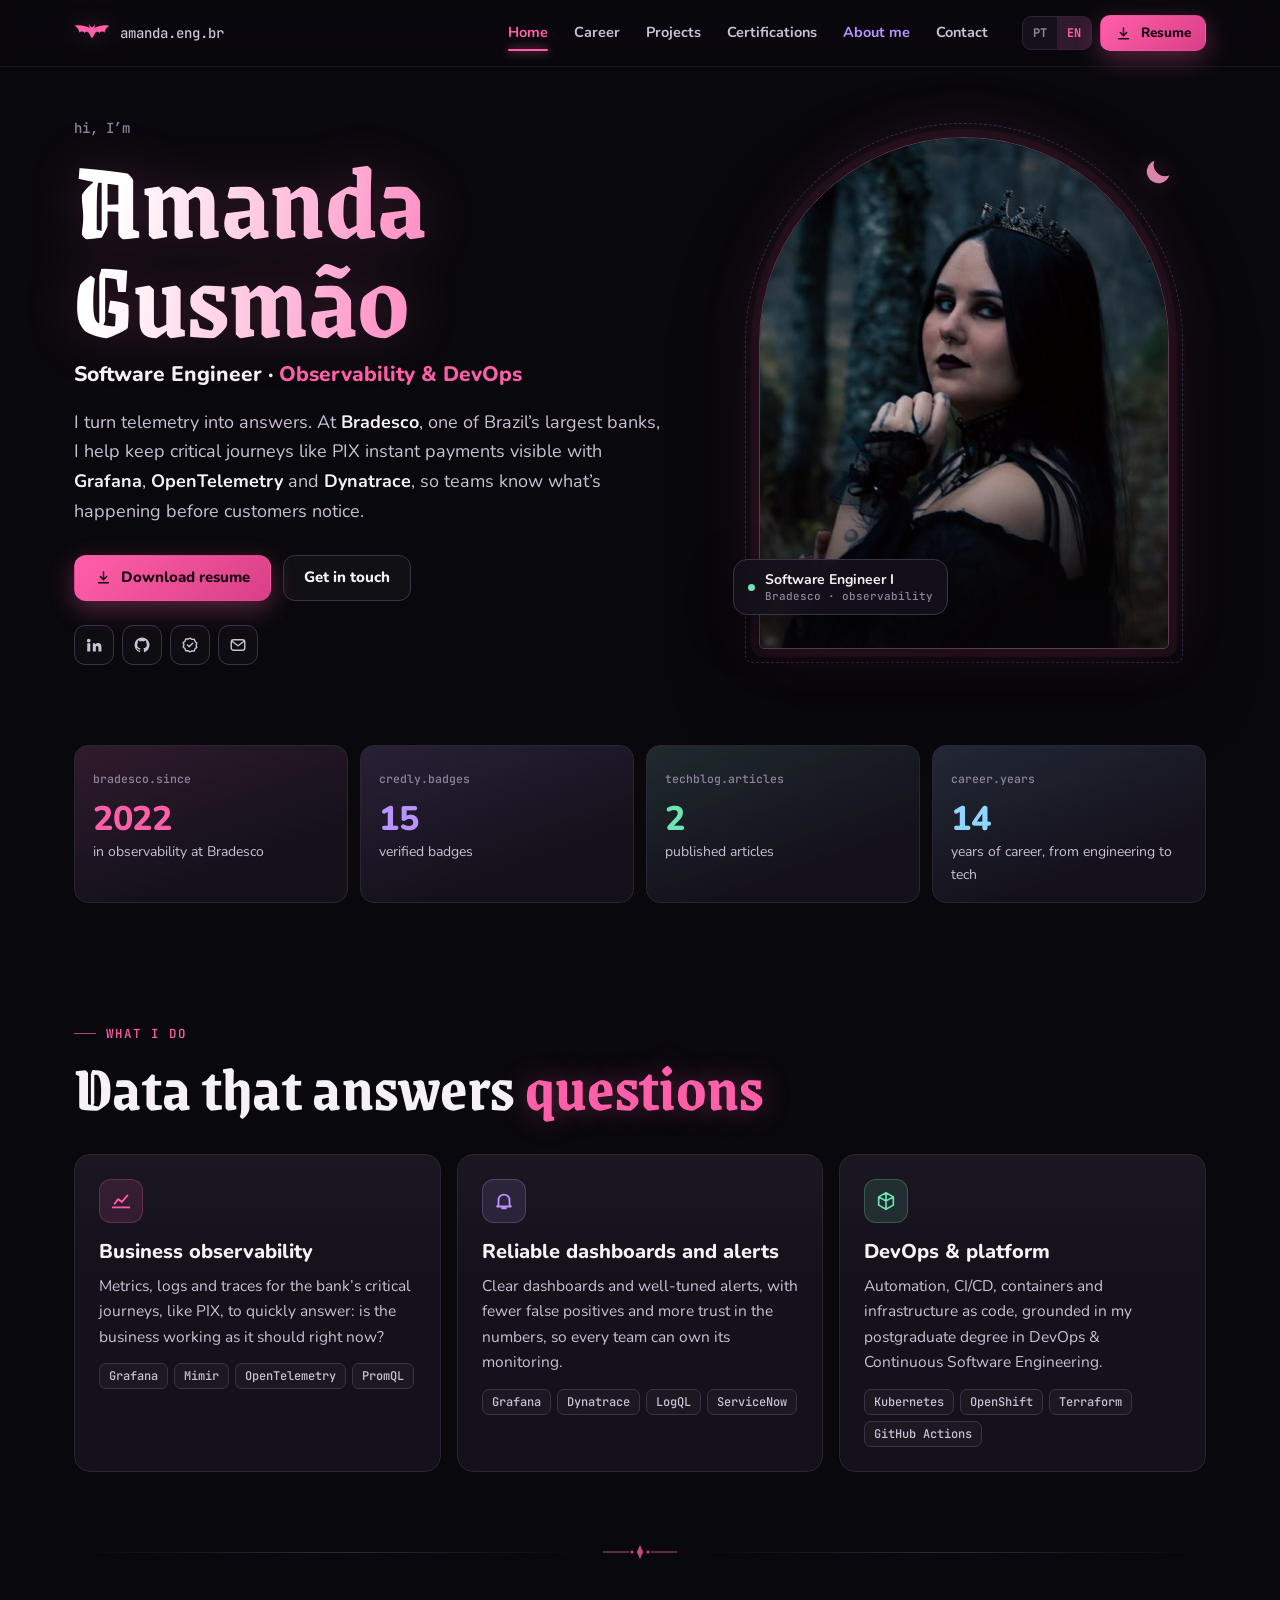
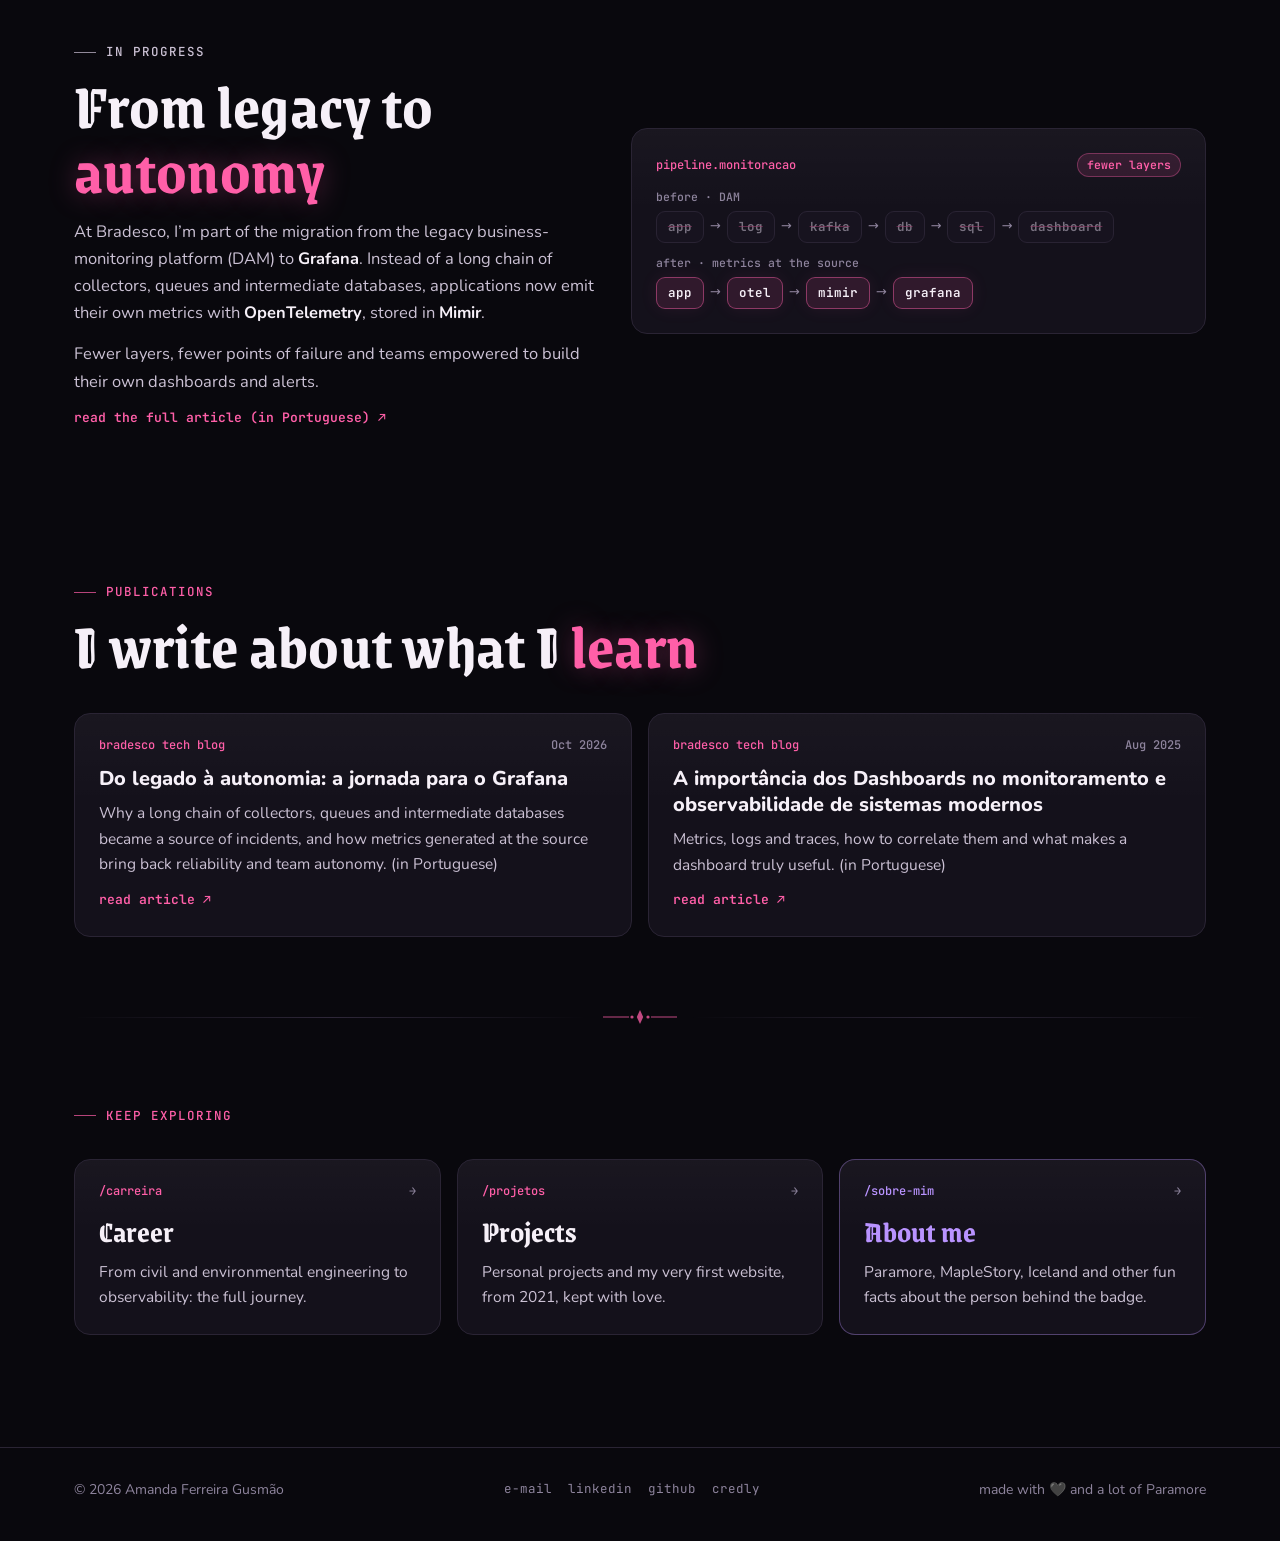
<file: site/index.html>
<!doctype html>
<html lang="pt-BR">
<head>
  <meta charset="utf-8">
  <meta name="viewport" content="width=device-width, initial-scale=1">
  <title>Amanda Gusmão · Software Engineer · Observabilidade & DevOps</title>
  <meta name="description" content="Amanda Gusmão é Software Engineer de observabilidade no Bradesco: Grafana, OpenTelemetry, Dynatrace, Kubernetes e DevOps.">
  <meta name="author" content="Amanda Ferreira Gusmão">
  <meta name="theme-color" content="#09080d">
  <meta name="color-scheme" content="dark">
  <link rel="canonical" href="https://amanda.eng.br/">
  <link rel="icon" href="assets/img/favicon.svg" type="image/svg+xml">
  <link rel="apple-touch-icon" href="assets/img/amanda-square.jpg">
  <meta property="og:type" content="profile">
  <meta property="og:url" content="https://amanda.eng.br/">
  <meta property="og:title" content="Amanda Gusmão · Software Engineer · Observabilidade & DevOps">
  <meta property="og:description" content="Amanda Gusmão é Software Engineer de observabilidade no Bradesco: Grafana, OpenTelemetry, Dynatrace, Kubernetes e DevOps.">
  <meta property="og:image" content="https://amanda.eng.br/assets/img/og.jpg">
  <meta property="og:locale" content="pt_BR">
  <meta name="twitter:card" content="summary_large_image">
  <link rel="preconnect" href="https://fonts.googleapis.com">
  <link rel="preconnect" href="https://fonts.gstatic.com" crossorigin>
  <link href="https://fonts.googleapis.com/css2?family=Grenze+Gotisch:wght@500;700&family=JetBrains+Mono:wght@400;500;600;700&family=Nunito:wght@400;600;700;800&display=swap" rel="stylesheet">
  <link rel="stylesheet" href="assets/css/style.css">
</head>
<body data-page="home">
  <a class="skip" href="#main" data-i18n="skip">Pular para o conteúdo</a>
  <div class="atmos" aria-hidden="true"></div>
  <div class="stars" aria-hidden="true"></div>

  <header class="nav">
    <div class="wrap nav__inner">
      <a class="brand" href="index.html" aria-label="Amanda Gusmão, início"><svg viewBox="0 0 64 40" width="36" height="23" aria-hidden="true"><path fill="currentColor" d="M32 9c2 0 3.5-3 4.5-6 .6 2.6.4 5.2-.4 7.3C42 8 50 4 63 6c-5 3-8 7-8.5 12-3-2-7-2-9.5 1-2-3-6-3-8 1-1.3 3.4-3 6-5 9-2-3-3.7-5.6-5-9-2-4-6-4-8-1-2.5-3-6.5-3-9.5-1C9 13 6 9 1 6c13-2 21 2 26.9 4.3-.8-2.1-1-4.7-.4-7.3 1 3 2.5 6 4.5 6Z"/></svg><span>amanda.eng.br</span></a>
      <nav class="nav__links" id="nav-links" aria-label="Páginas">
        <a href="index.html" data-i18n="nav.home" aria-current="page">Início</a>
        <a href="carreira.html" data-i18n="nav.career">Carreira</a>
        <a href="projetos.html" data-i18n="nav.projects">Projetos</a>
        <a href="certificacoes.html" data-i18n="nav.certs">Certificações</a>
        <a href="sobre.html" data-i18n="nav.about" class="nav__personal">Sobre mim</a>
        <a href="contato.html" data-i18n="nav.contact">Contato</a>
      </nav>
      <div class="nav__tools">
        <div class="seg" role="group" aria-label="Idioma / Language">
          <button type="button" data-lang="pt" aria-pressed="true">PT</button>
          <button type="button" data-lang="en" aria-pressed="false">EN</button>
        </div>
        <a class="btn btn--pink btn--sm" data-cv href="cv/Curriculo_Amanda_Gusmao_PT.pdf" download><svg viewBox="0 0 24 24" width="17" height="17" aria-hidden="true"><path d="M12 4v11m0 0-4.5-4.5M12 15l4.5-4.5M5 19.5h14" fill="none" stroke="currentColor" stroke-width="2" stroke-linecap="round" stroke-linejoin="round"/></svg><span data-i18n="top.cv">Currículo</span></a>
        <button class="menu-btn" id="menu-btn" type="button" aria-label="Menu" aria-expanded="false" aria-controls="nav-links"><svg viewBox="0 0 24 24" width="18" height="18" aria-hidden="true"><path d="M4 7h16M4 12h16M4 17h16" stroke="currentColor" stroke-width="1.8" stroke-linecap="round"/></svg></button>
      </div>
    </div>
  </header>

  <main id="main">
    <section class="hero">
      <div class="wrap hero__grid">
        <div>
          <p class="hero__hello" data-i18n="home.hello">oi, eu sou a</p>
          <h1 class="hero__name">Amanda Gusmão</h1>
          <p class="hero__role">Software Engineer · <span data-i18n="home.role">Observabilidade &amp; DevOps</span></p>
          <p class="hero__lead" data-i18n-html="home.lead">Transformo telemetria em respostas. No <strong>Bradesco</strong>, ajudo a manter visíveis as jornadas críticas do banco, como o PIX, com <strong>Grafana</strong>, <strong>OpenTelemetry</strong> e <strong>Dynatrace</strong>, para que os times saibam o que está acontecendo antes que o cliente perceba.</p>
          <div class="hero__cta">
            <a class="btn btn--pink" data-cv href="cv/Curriculo_Amanda_Gusmao_PT.pdf" download><svg viewBox="0 0 24 24" width="17" height="17" aria-hidden="true"><path d="M12 4v11m0 0-4.5-4.5M12 15l4.5-4.5M5 19.5h14" fill="none" stroke="currentColor" stroke-width="2" stroke-linecap="round" stroke-linejoin="round"/></svg><span data-i18n="home.cv">Baixar currículo</span></a>
            <a class="btn btn--ghost" href="contato.html" data-i18n="home.talk">Fale comigo</a>
          </div>
          <ul class="socials">
            <li><a href="https://www.linkedin.com/in/gusmaoamanda/" target="_blank" rel="noopener" aria-label="LinkedIn"><svg viewBox="0 0 24 24" width="18" height="18" aria-hidden="true"><path fill="currentColor" d="M4.98 3.5a2.5 2.5 0 1 1 0 5 2.5 2.5 0 0 1 0-5ZM3 9.75h4v11H3v-11Zm6.5 0h3.8v1.5h.06c.53-1 1.83-2.05 3.77-2.05 4.03 0 4.77 2.65 4.77 6.1v5.45h-4v-4.83c0-1.15-.02-2.63-1.6-2.63-1.6 0-1.85 1.25-1.85 2.55v4.91h-4v-11Z"/></svg></a></li>
            <li><a href="https://github.com/amandagusmao" target="_blank" rel="noopener" aria-label="GitHub"><svg viewBox="0 0 24 24" width="18" height="18" aria-hidden="true"><path fill="currentColor" d="M12 2a10 10 0 0 0-3.16 19.49c.5.09.68-.22.68-.48v-1.7c-2.78.6-3.37-1.34-3.37-1.34-.45-1.16-1.1-1.47-1.1-1.47-.9-.62.07-.6.07-.6 1 .07 1.53 1.03 1.53 1.03.9 1.52 2.34 1.08 2.91.83.09-.65.35-1.08.63-1.33-2.22-.25-4.55-1.11-4.55-4.94 0-1.1.39-1.99 1.03-2.69-.1-.25-.45-1.27.1-2.65 0 0 .84-.27 2.75 1.02a9.56 9.56 0 0 1 5 0c1.91-1.3 2.75-1.02 2.75-1.02.55 1.38.2 2.4.1 2.65.64.7 1.03 1.6 1.03 2.69 0 3.84-2.34 4.68-4.57 4.93.36.31.68.92.68 1.85v2.75c0 .27.18.58.69.48A10 10 0 0 0 12 2Z"/></svg></a></li>
            <li><a href="https://www.credly.com/users/amandagusmao" target="_blank" rel="noopener" aria-label="Credly"><svg viewBox="0 0 24 24" width="18" height="18" aria-hidden="true"><path fill="none" stroke="currentColor" stroke-width="1.9" stroke-linejoin="round" d="m12 2.8 2.6 1.7 3.1-.1 1 3 2.4 1.9-1 2.9 1 2.9-2.4 1.9-1 3-3.1-.1L12 21.2l-2.6-1.7-3.1.1-1-3-2.4-1.9 1-2.9-1-2.9 2.4-1.9 1-3 3.1.1L12 2.8Z"/><path fill="none" stroke="currentColor" stroke-width="1.9" stroke-linecap="round" stroke-linejoin="round" d="m8.6 12 2.3 2.3 4.6-4.6"/></svg></a></li>
            <li><a href="mailto:engamandagusmao@gmail.com" aria-label="E-mail"><svg viewBox="0 0 24 24" width="18" height="18" aria-hidden="true"><rect x="3" y="5" width="18" height="14" rx="3" fill="none" stroke="currentColor" stroke-width="1.9"/><path d="m4 7 8 6 8-6" fill="none" stroke="currentColor" stroke-width="1.9" stroke-linejoin="round"/></svg></a></li>
          </ul>
        </div>

        <figure class="arch">
          <div class="arch__frame">
            <img src="assets/img/amanda.jpg" width="800" height="1000" alt="Retrato de Amanda Gusmão com coroa, vestido preto e maquiagem escura, em uma floresta ao entardecer" data-i18n-alt="home.alt">
          </div>
          <svg class="arch__moon" viewBox="0 0 24 24" width="34" height="34" aria-hidden="true"><path fill="currentColor" d="M20 14.5A8.2 8.2 0 0 1 9.5 4a8.2 8.2 0 1 0 10.5 10.5Z"/></svg>
          <figcaption class="arch__badge">
            <span class="live"></span>
            <span><b>Software Engineer I</b><small data-i18n="home.badge">Bradesco · observabilidade</small></span>
          </figcaption>
        </figure>
      </div>
    </section>

    <section class="section--tight">
      <div class="wrap">
        <div class="stats">
          <div class="stat"><span class="stat__k mono">bradesco.since</span><span class="stat__v">2022</span><span class="stat__l" data-i18n="home.s1">em observabilidade no Bradesco</span></div>
          <div class="stat stat--lilac"><span class="stat__k mono">credly.badges</span><span class="stat__v" data-stat="badges">15</span><span class="stat__l" data-i18n="home.s2">badges verificados</span></div>
          <div class="stat stat--mint"><span class="stat__k mono">techblog.articles</span><span class="stat__v" data-stat="articles">2</span><span class="stat__l" data-i18n="home.s3">artigos publicados</span></div>
          <div class="stat stat--ice"><span class="stat__k mono">career.years</span><span class="stat__v">14</span><span class="stat__l" data-i18n="home.s4">anos de carreira, da engenharia à tecnologia</span></div>
        </div>
      </div>
    </section>

    <section class="section">
      <div class="wrap">
        <header class="section__head">
          <p class="eyebrow" data-i18n="home.do.eyebrow">o que eu faço</p>
          <h2 class="title" data-i18n-html="home.do.title">Dados que respondem <em>perguntas</em></h2>
        </header>
        <div class="grid grid--3">
          <article class="card">
            <div class="card__icon"><svg viewBox="0 0 24 24" width="22" height="22" aria-hidden="true"><path d="M3 19h18M5 15l4-5 4 3 6-7" fill="none" stroke="currentColor" stroke-width="2" stroke-linecap="round" stroke-linejoin="round"/></svg></div>
            <h3 data-i18n="home.do1.t">Observabilidade de negócio</h3>
            <p data-i18n="home.do1.p">Métricas, logs e traces das jornadas críticas do banco, como o PIX, para responder rápido: o negócio está funcionando como deveria agora?</p>
            <ul class="tags"><li>Grafana</li><li>Mimir</li><li>OpenTelemetry</li><li>PromQL</li></ul>
          </article>
          <article class="card">
            <div class="card__icon card__icon--lilac"><svg viewBox="0 0 24 24" width="22" height="22" aria-hidden="true"><path d="M6 16V11a6 6 0 1 1 12 0v5l1.5 2h-15L6 16Zm4 4h4" fill="none" stroke="currentColor" stroke-width="2" stroke-linecap="round" stroke-linejoin="round"/></svg></div>
            <h3 data-i18n="home.do2.t">Dashboards e alertas confiáveis</h3>
            <p data-i18n="home.do2.p">Painéis claros e alertas bem calibrados, com menos falsos positivos e mais confiança nos indicadores, para que cada time cuide das próprias monitorações.</p>
            <ul class="tags"><li>Grafana</li><li>Dynatrace</li><li>LogQL</li><li>ServiceNow</li></ul>
          </article>
          <article class="card">
            <div class="card__icon card__icon--mint"><svg viewBox="0 0 24 24" width="22" height="22" aria-hidden="true"><path d="m12 3 8 4.5v9L12 21l-8-4.5v-9L12 3Zm0 0v18M4 7.5l8 4.5 8-4.5" fill="none" stroke="currentColor" stroke-width="1.8" stroke-linejoin="round"/></svg></div>
            <h3 data-i18n="home.do3.t">DevOps &amp; plataforma</h3>
            <p data-i18n="home.do3.p">Automação, CI/CD, contêineres e infraestrutura como código, com a base da pós-graduação em DevOps &amp; Continuous Software Engineering.</p>
            <ul class="tags"><li>Kubernetes</li><li>OpenShift</li><li>Terraform</li><li>GitHub Actions</li></ul>
          </article>
        </div>
      </div>
    </section>

<div class="orn" aria-hidden="true"><svg width="74" height="16" viewBox="0 0 74 16"><path d="M0 8h26M48 8h26" stroke="currentColor" stroke-width="1"/><path d="M37 1l3.2 7L37 15l-3.2-7z" fill="currentColor"/><circle cx="29" cy="8" r="1.6" fill="currentColor"/><circle cx="45" cy="8" r="1.6" fill="currentColor"/></svg></div>

    <section class="section">
      <div class="wrap now">
        <div class="now__text">
          <p class="eyebrow" data-i18n="home.now.eyebrow">em andamento</p>
          <h2 class="title" data-i18n-html="home.now.title">Do legado à <em>autonomia</em></h2>
          <p data-i18n-html="home.now.p1">No Bradesco, participo da migração da plataforma legada de monitoração de negócio (DAM) para o <strong>Grafana</strong>. Em vez de uma cadeia longa de coletores, filas e bancos intermediários, as próprias aplicações passam a emitir métricas com <strong>OpenTelemetry</strong>, armazenadas no <strong>Mimir</strong>.</p>
          <p data-i18n="home.now.p2">Menos camadas, menos pontos de falha e times com autonomia para criar os próprios dashboards e alertas.</p>
          <a class="card__cta" href="https://bradesco.io/bradesco-tech-blog/busca?shareid=143" target="_blank" rel="noopener" data-i18n="home.now.link">ler o artigo completo ↗</a>
        </div>
        <div class="card">
          <div class="card__label"><span class="k">pipeline.monitoracao</span><span class="pill pill--pink" data-i18n="home.flow.pill">menos camadas</span></div>
          <div class="flow">
            <div class="flow__row flow--old">
              <span class="flow__label" data-i18n="home.flow.before">antes · DAM</span>
              <div class="flow__line"><span class="flow__node">app</span><span class="flow__arrow">→</span><span class="flow__node">log</span><span class="flow__arrow">→</span><span class="flow__node">kafka</span><span class="flow__arrow">→</span><span class="flow__node">db</span><span class="flow__arrow">→</span><span class="flow__node">sql</span><span class="flow__arrow">→</span><span class="flow__node">dashboard</span></div>
            </div>
            <div class="flow__row flow--new">
              <span class="flow__label" data-i18n="home.flow.after">depois · métricas na origem</span>
              <div class="flow__line"><span class="flow__node">app</span><span class="flow__arrow">→</span><span class="flow__node">otel</span><span class="flow__arrow">→</span><span class="flow__node">mimir</span><span class="flow__arrow">→</span><span class="flow__node">grafana</span></div>
            </div>
          </div>
        </div>
      </div>
    </section>

    <section class="section">
      <div class="wrap">
        <header class="section__head">
          <p class="eyebrow" data-i18n="home.pub.eyebrow">publicações</p>
          <h2 class="title" data-i18n-html="home.pub.title">Escrevo sobre o que <em>aprendo</em></h2>
        </header>
        <div class="grid grid--2" id="articles"></div>
      </div>
    </section>

<div class="orn" aria-hidden="true"><svg width="74" height="16" viewBox="0 0 74 16"><path d="M0 8h26M48 8h26" stroke="currentColor" stroke-width="1"/><path d="M37 1l3.2 7L37 15l-3.2-7z" fill="currentColor"/><circle cx="29" cy="8" r="1.6" fill="currentColor"/><circle cx="45" cy="8" r="1.6" fill="currentColor"/></svg></div>

    <section class="section">
      <div class="wrap">
        <header class="section__head">
          <p class="eyebrow" data-i18n="home.next.eyebrow">continue explorando</p>
        </header>
        <div class="next">
          <a class="card" href="carreira.html">
            <div class="card__label"><span class="k">/carreira</span><span>→</span></div>
            <h3 data-i18n="nav.career">Carreira</h3>
            <p data-i18n="home.next1">Da engenharia civil e ambiental à observabilidade: a trajetória completa.</p>
          </a>
          <a class="card" href="projetos.html">
            <div class="card__label"><span class="k">/projetos</span><span>→</span></div>
            <h3 data-i18n="nav.projects">Projetos</h3>
            <p data-i18n="home.next2">Projetos pessoais e o meu primeiro site, de 2021, guardado com carinho.</p>
          </a>
          <a class="card card--personal" href="sobre.html">
            <div class="card__label"><span class="k" style="color:var(--lilac)">/sobre-mim</span><span>→</span></div>
            <h3 data-i18n="nav.about">Sobre mim</h3>
            <p data-i18n="home.next3">Paramore, MapleStory, Islândia e outras curiosidades de quem está por trás do crachá.</p>
          </a>
        </div>
      </div>
    </section>

  </main>

  <footer class="footer">
    <div class="wrap footer__inner">
      <span>© <span id="year">2026</span> Amanda Ferreira Gusmão</span>
      <nav class="footer__links" aria-label="Contato">
        <a href="mailto:engamandagusmao@gmail.com">e-mail</a>
        <a href="https://www.linkedin.com/in/gusmaoamanda/" target="_blank" rel="noopener">linkedin</a>
        <a href="https://github.com/amandagusmao" target="_blank" rel="noopener">github</a>
        <a href="https://www.credly.com/users/amandagusmao" target="_blank" rel="noopener">credly</a>
      </nav>
      <span data-i18n-html="footer.made">feito com <span aria-hidden="true">🖤</span> e muito Paramore</span>
    </div>
  </footer>

  <div class="tip" id="tip" role="tooltip" hidden></div>
  <script src="assets/js/i18n-en.js" defer></script>
  <script src="assets/js/conteudo.js" defer></script>
  <script src="assets/js/main.js" defer></script>
</body>
</html>
</file>
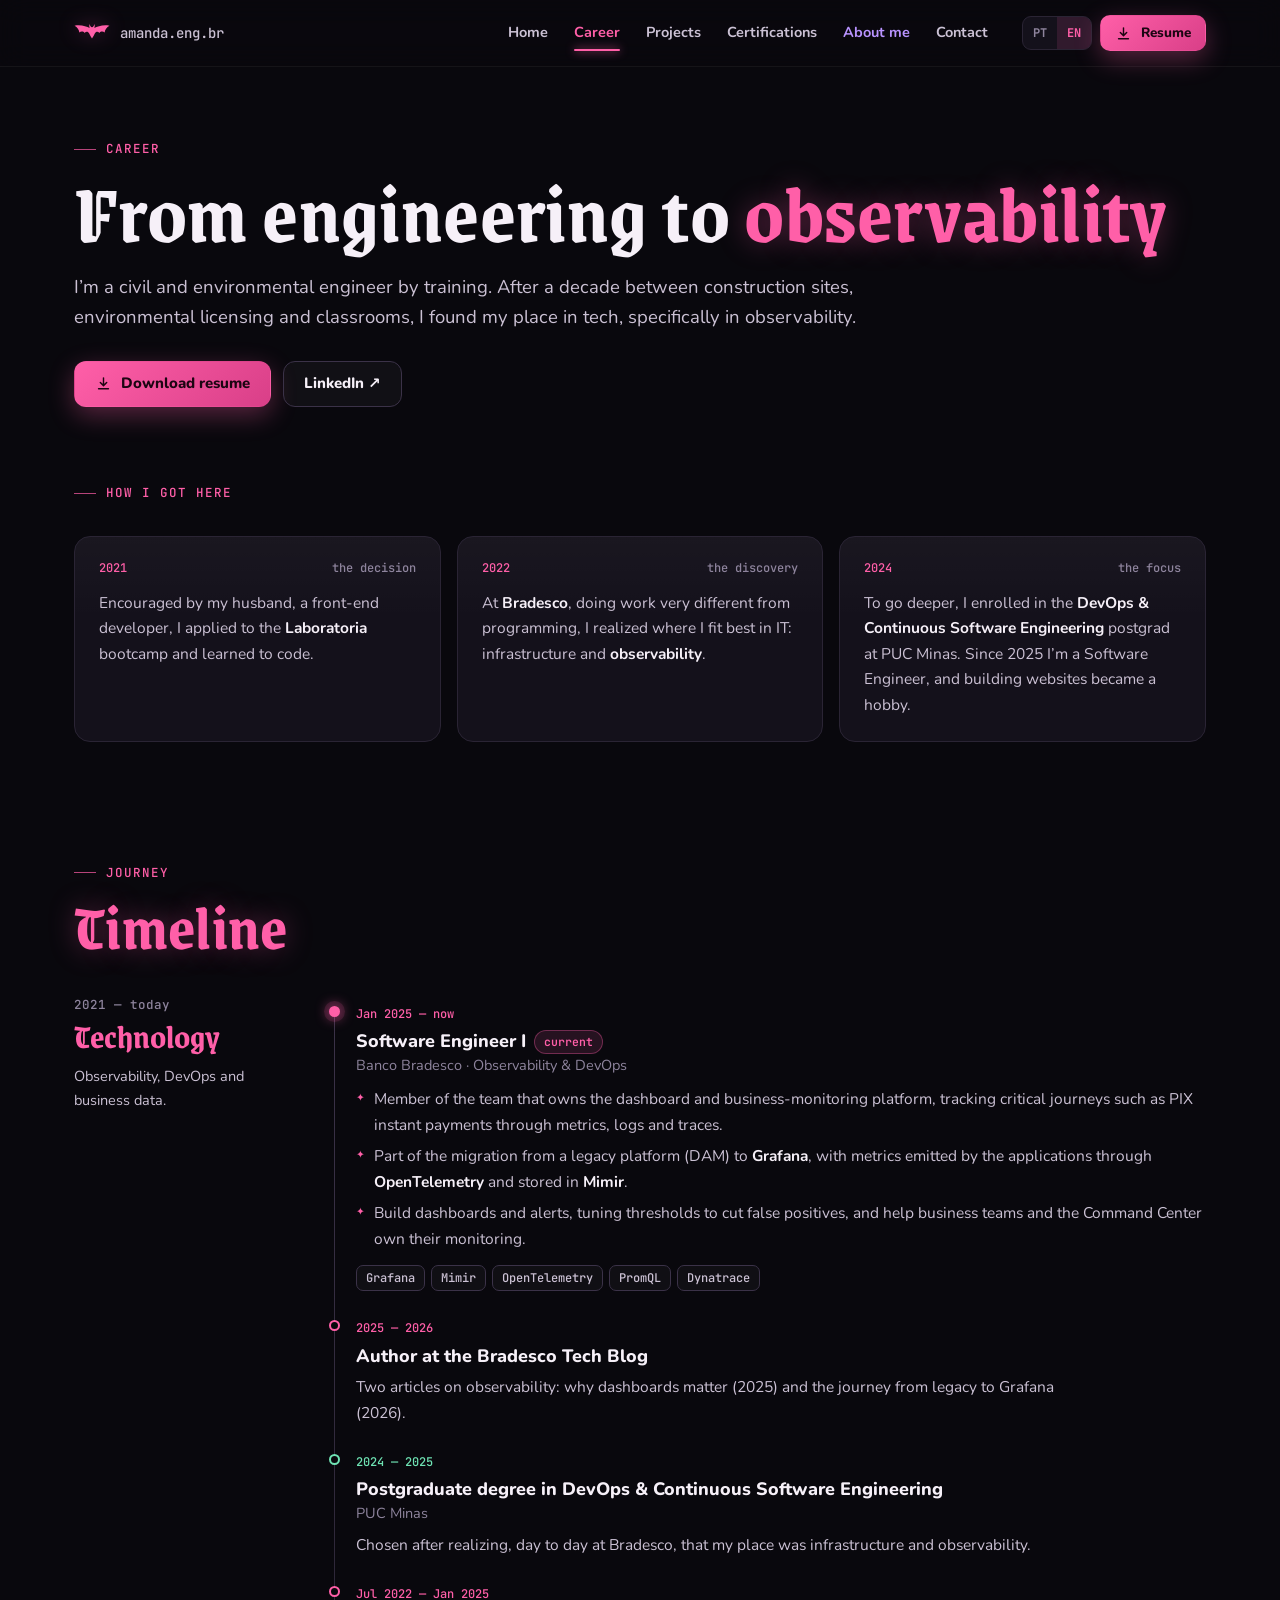
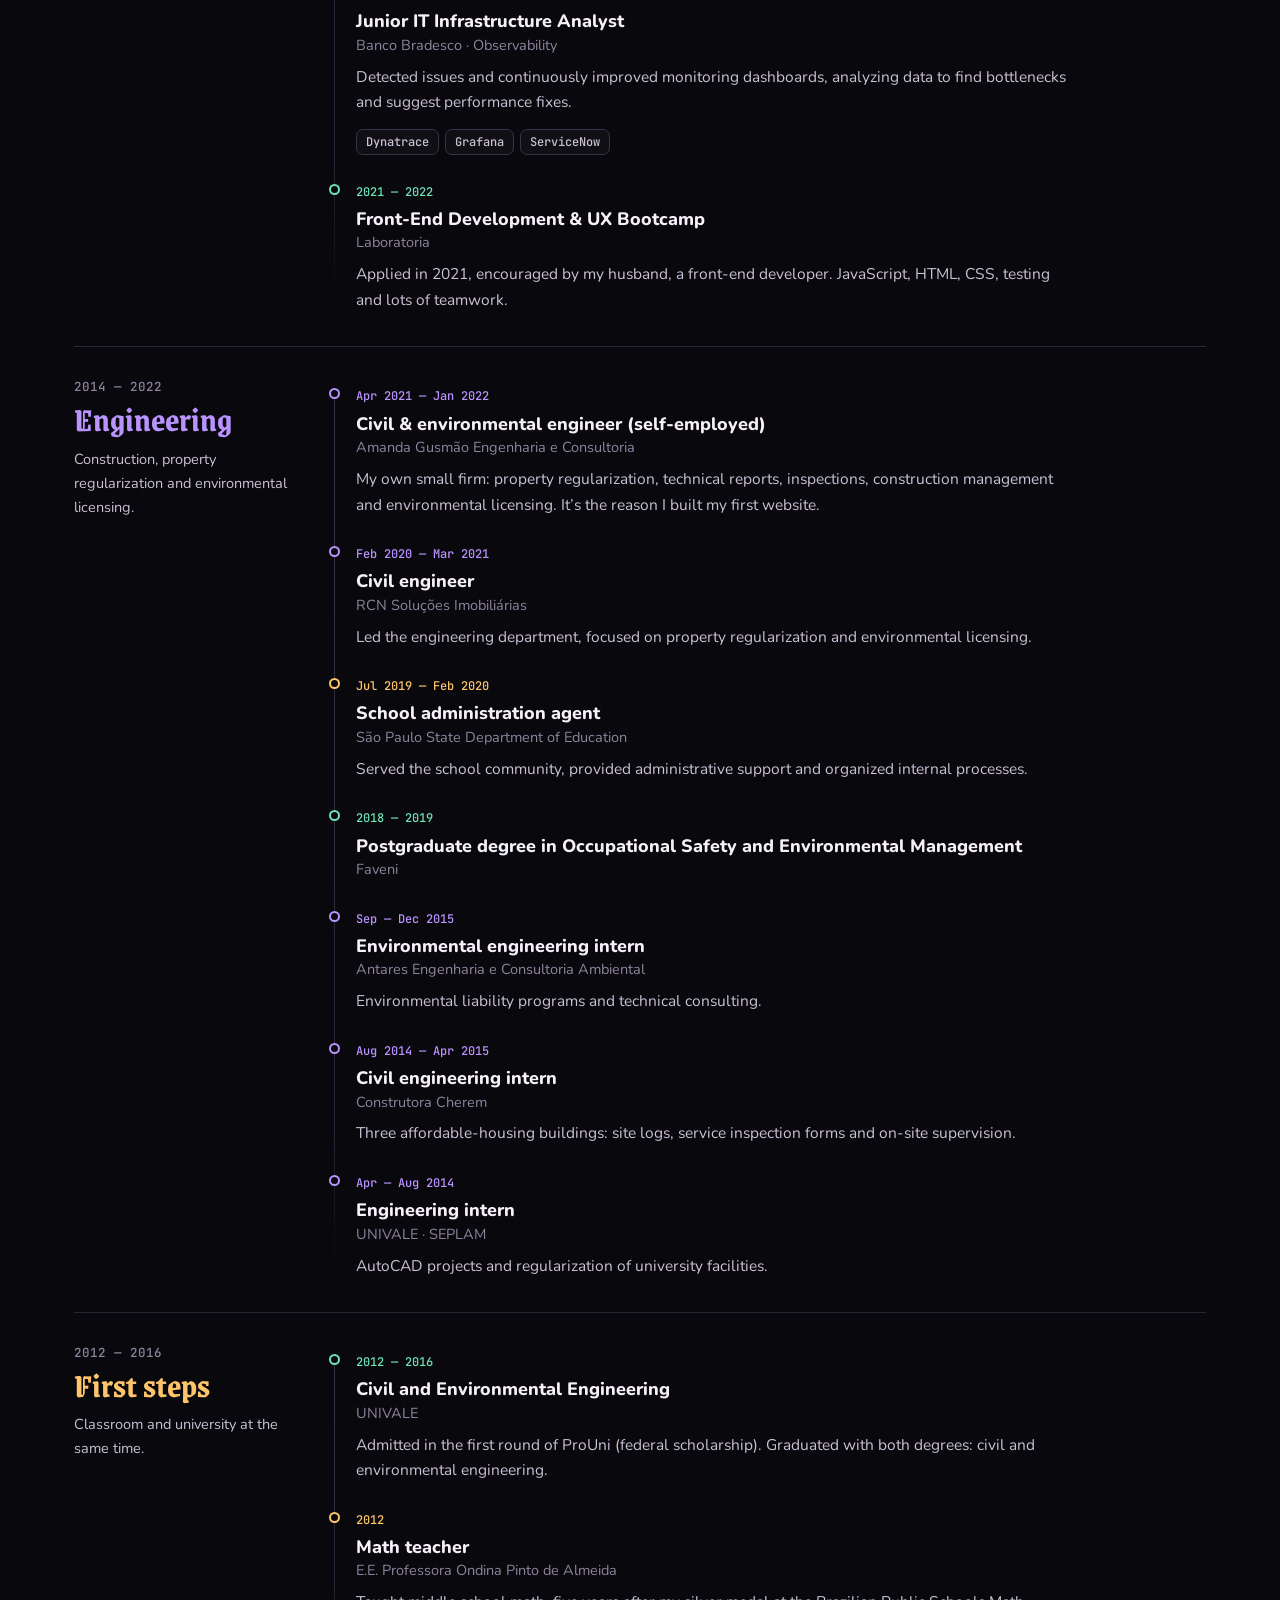
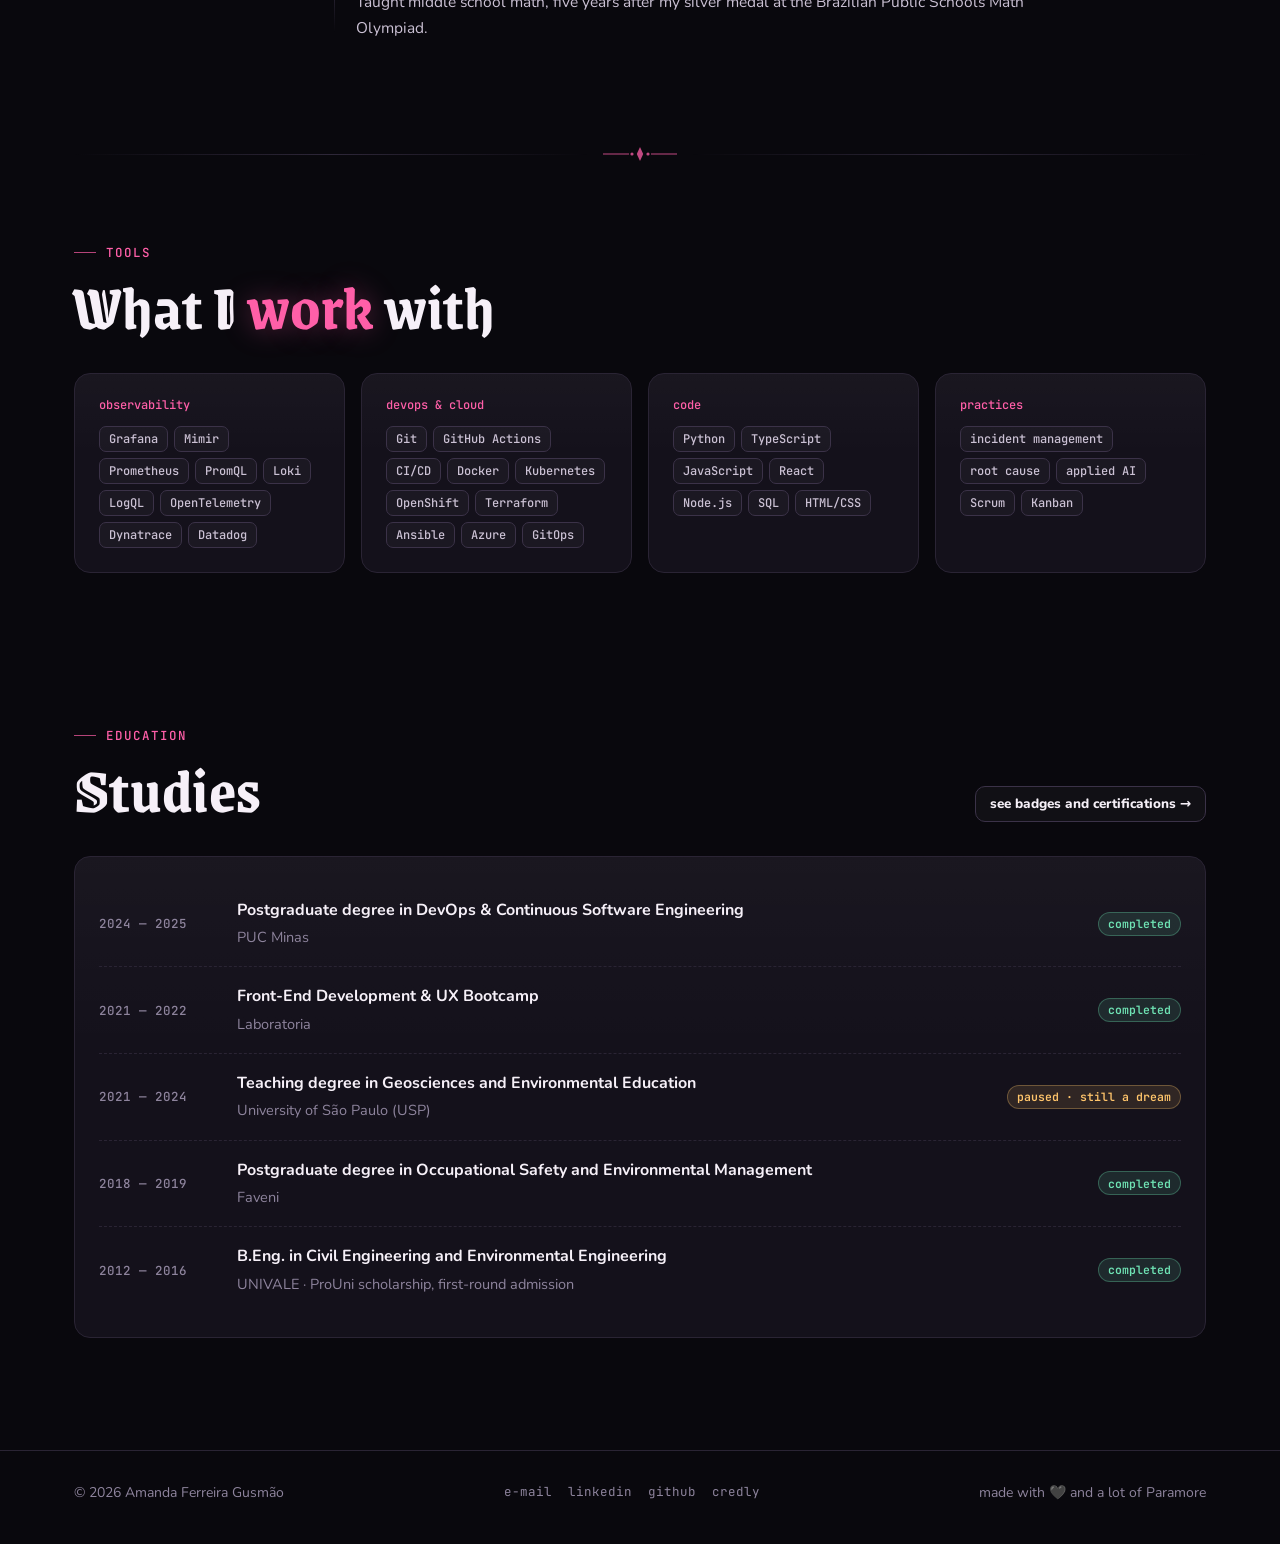
<file: site/carreira.html>
<!doctype html>
<html lang="pt-BR">
<head>
  <meta charset="utf-8">
  <meta name="viewport" content="width=device-width, initial-scale=1">
  <title>Carreira · Amanda Gusmão</title>
  <meta name="description" content="Da engenharia civil e ambiental à observabilidade: a trajetória profissional de Amanda Gusmão.">
  <meta name="author" content="Amanda Ferreira Gusmão">
  <meta name="theme-color" content="#09080d">
  <meta name="color-scheme" content="dark">
  <link rel="canonical" href="https://amanda.eng.br/carreira.html">
  <link rel="icon" href="assets/img/favicon.svg" type="image/svg+xml">
  <link rel="apple-touch-icon" href="assets/img/amanda-square.jpg">
  <meta property="og:type" content="profile">
  <meta property="og:url" content="https://amanda.eng.br/carreira.html">
  <meta property="og:title" content="Carreira · Amanda Gusmão">
  <meta property="og:description" content="Da engenharia civil e ambiental à observabilidade: a trajetória profissional de Amanda Gusmão.">
  <meta property="og:image" content="https://amanda.eng.br/assets/img/og.jpg">
  <meta property="og:locale" content="pt_BR">
  <meta name="twitter:card" content="summary_large_image">
  <link rel="preconnect" href="https://fonts.googleapis.com">
  <link rel="preconnect" href="https://fonts.gstatic.com" crossorigin>
  <link href="https://fonts.googleapis.com/css2?family=Grenze+Gotisch:wght@500;700&family=JetBrains+Mono:wght@400;500;600;700&family=Nunito:wght@400;600;700;800&display=swap" rel="stylesheet">
  <link rel="stylesheet" href="assets/css/style.css">
</head>
<body data-page="career">
  <a class="skip" href="#main" data-i18n="skip">Pular para o conteúdo</a>
  <div class="atmos" aria-hidden="true"></div>
  <div class="stars" aria-hidden="true"></div>

  <header class="nav">
    <div class="wrap nav__inner">
      <a class="brand" href="index.html" aria-label="Amanda Gusmão, início"><svg viewBox="0 0 64 40" width="36" height="23" aria-hidden="true"><path fill="currentColor" d="M32 9c2 0 3.5-3 4.5-6 .6 2.6.4 5.2-.4 7.3C42 8 50 4 63 6c-5 3-8 7-8.5 12-3-2-7-2-9.5 1-2-3-6-3-8 1-1.3 3.4-3 6-5 9-2-3-3.7-5.6-5-9-2-4-6-4-8-1-2.5-3-6.5-3-9.5-1C9 13 6 9 1 6c13-2 21 2 26.9 4.3-.8-2.1-1-4.7-.4-7.3 1 3 2.5 6 4.5 6Z"/></svg><span>amanda.eng.br</span></a>
      <nav class="nav__links" id="nav-links" aria-label="Páginas">
        <a href="index.html" data-i18n="nav.home">Início</a>
        <a href="carreira.html" data-i18n="nav.career" aria-current="page">Carreira</a>
        <a href="projetos.html" data-i18n="nav.projects">Projetos</a>
        <a href="certificacoes.html" data-i18n="nav.certs">Certificações</a>
        <a href="sobre.html" data-i18n="nav.about" class="nav__personal">Sobre mim</a>
        <a href="contato.html" data-i18n="nav.contact">Contato</a>
      </nav>
      <div class="nav__tools">
        <div class="seg" role="group" aria-label="Idioma / Language">
          <button type="button" data-lang="pt" aria-pressed="true">PT</button>
          <button type="button" data-lang="en" aria-pressed="false">EN</button>
        </div>
        <a class="btn btn--pink btn--sm" data-cv href="cv/Curriculo_Amanda_Gusmao_PT.pdf" download><svg viewBox="0 0 24 24" width="17" height="17" aria-hidden="true"><path d="M12 4v11m0 0-4.5-4.5M12 15l4.5-4.5M5 19.5h14" fill="none" stroke="currentColor" stroke-width="2" stroke-linecap="round" stroke-linejoin="round"/></svg><span data-i18n="top.cv">Currículo</span></a>
        <button class="menu-btn" id="menu-btn" type="button" aria-label="Menu" aria-expanded="false" aria-controls="nav-links"><svg viewBox="0 0 24 24" width="18" height="18" aria-hidden="true"><path d="M4 7h16M4 12h16M4 17h16" stroke="currentColor" stroke-width="1.8" stroke-linecap="round"/></svg></button>
      </div>
    </div>
  </header>

  <main id="main">
    <section class="page-head">
      <div class="wrap">
        <p class="eyebrow" data-i18n="nav.career">carreira</p>
        <h1 class="title" data-i18n-html="car.title">Da engenharia à <em>observabilidade</em></h1>
        <p class="lede" data-i18n="car.lede">Sou engenheira civil e ambiental de formação. Depois de uma década entre obras, licenciamentos e salas de aula, encontrei na tecnologia, e mais especificamente na observabilidade, o lugar onde me encaixo.</p>
        <div class="hero__cta">
          <a class="btn btn--pink" data-cv href="cv/Curriculo_Amanda_Gusmao_PT.pdf" download><svg viewBox="0 0 24 24" width="17" height="17" aria-hidden="true"><path d="M12 4v11m0 0-4.5-4.5M12 15l4.5-4.5M5 19.5h14" fill="none" stroke="currentColor" stroke-width="2" stroke-linecap="round" stroke-linejoin="round"/></svg><span data-i18n="home.cv">Baixar currículo</span></a>
          <a class="btn btn--ghost" href="https://www.linkedin.com/in/gusmaoamanda/" target="_blank" rel="noopener">LinkedIn ↗</a>
        </div>
      </div>
    </section>

    <section class="section--tight">
      <div class="wrap">
        <header class="section__head">
          <p class="eyebrow" data-i18n="car.how.eyebrow">como cheguei aqui</p>
        </header>
        <div class="grid grid--3">
          <article class="card">
            <div class="card__label"><span class="k">2021</span><span data-i18n="car.how1.k">a decisão</span></div>
            <p data-i18n="car.how1">Incentivada pelo meu marido, que é desenvolvedor front-end, fiz o processo seletivo do bootcamp da <strong>Laboratoria</strong> e aprendi a programar.</p>
          </article>
          <article class="card">
            <div class="card__label"><span class="k">2022</span><span data-i18n="car.how2.k">a descoberta</span></div>
            <p data-i18n="car.how2">No <strong>Bradesco</strong>, com tarefas bem diferentes da programação, entendi em que área da TI eu me encaixava melhor: infraestrutura e <strong>observabilidade</strong>.</p>
          </article>
          <article class="card">
            <div class="card__label"><span class="k">2024</span><span data-i18n="car.how3.k">o foco</span></div>
            <p data-i18n="car.how3">Para aprofundar, entrei na pós em <strong>DevOps &amp; Continuous Software Engineering</strong> da PUC Minas. Desde 2025 sou Software Engineer, e programar sites virou hobby.</p>
          </article>
        </div>
      </div>
    </section>

    <section class="section">
      <div class="wrap">
        <header class="section__head">
          <p class="eyebrow" data-i18n="car.tl.eyebrow">trajetória</p>
          <h2 class="title" data-i18n-html="car.tl.title">Linha do <em>tempo</em></h2>
        </header>
        <div id="career-timeline"></div>
        <noscript><p class="lede">Veja a trajetória completa no <a href="cv/Curriculo_Amanda_Gusmao_PT.pdf">currículo em PDF</a>.</p></noscript>
      </div>
    </section>

<div class="orn" aria-hidden="true"><svg width="74" height="16" viewBox="0 0 74 16"><path d="M0 8h26M48 8h26" stroke="currentColor" stroke-width="1"/><path d="M37 1l3.2 7L37 15l-3.2-7z" fill="currentColor"/><circle cx="29" cy="8" r="1.6" fill="currentColor"/><circle cx="45" cy="8" r="1.6" fill="currentColor"/></svg></div>

    <section class="section">
      <div class="wrap">
        <header class="section__head">
          <p class="eyebrow" data-i18n="car.stack.eyebrow">ferramentas</p>
          <h2 class="title" data-i18n-html="car.stack.title">Com o que eu <em>trabalho</em></h2>
        </header>
        <div class="grid grid--4">
          <article class="card"><div class="card__label"><span class="k" data-i18n="car.stack1">observabilidade</span></div><ul class="tags"><li>Grafana</li><li>Mimir</li><li>Prometheus</li><li>PromQL</li><li>Loki</li><li>LogQL</li><li>OpenTelemetry</li><li>Dynatrace</li><li>Datadog</li></ul></article>
          <article class="card"><div class="card__label"><span class="k">devops &amp; cloud</span></div><ul class="tags"><li>Git</li><li>GitHub Actions</li><li>CI/CD</li><li>Docker</li><li>Kubernetes</li><li>OpenShift</li><li>Terraform</li><li>Ansible</li><li>Azure</li><li>GitOps</li></ul></article>
          <article class="card"><div class="card__label"><span class="k" data-i18n="car.stack3">código</span></div><ul class="tags"><li>Python</li><li>TypeScript</li><li>JavaScript</li><li>React</li><li>Node.js</li><li>SQL</li><li>HTML/CSS</li></ul></article>
          <article class="card"><div class="card__label"><span class="k" data-i18n="car.stack4">práticas</span></div><ul class="tags"><li data-i18n="car.p1">gestão de incidentes</li><li data-i18n="car.p2">causa raiz</li><li data-i18n="car.p3">IA aplicada</li><li>Scrum</li><li>Kanban</li></ul></article>
        </div>
      </div>
    </section>

    <section class="section">
      <div class="wrap">
        <header class="section__head section__head--row">
          <div>
            <p class="eyebrow" data-i18n="car.edu.eyebrow">formação</p>
            <h2 class="title" data-i18n-html="car.edu.title">Estudos</h2>
          </div>
          <a class="btn btn--ghost btn--sm" href="certificacoes.html" data-i18n="car.edu.badges">ver badges e certificações →</a>
        </header>
        <div class="card">
          <ul class="edu">
            <li><span class="edu__when">2024 — 2025</span><div><strong data-i18n="edu.1">Pós-graduação em DevOps &amp; Continuous Software Engineering</strong><span>PUC Minas</span></div><span class="pill pill--mint" data-i18n="edu.done">concluído</span></li>
            <li><span class="edu__when">2021 — 2022</span><div><strong data-i18n="edu.2">Bootcamp de Desenvolvimento Front-End &amp; UX</strong><span>Laboratoria</span></div><span class="pill pill--mint" data-i18n="edu.done">concluído</span></li>
            <li><span class="edu__when">2021 — 2024</span><div><strong data-i18n="edu.3">Licenciatura em Geociências e Educação Ambiental</strong><span data-i18n="edu.3.org">Universidade de São Paulo (USP)</span></div><span class="pill pill--amber" data-i18n="edu.paused">pausado · sonho em aberto</span></li>
            <li><span class="edu__when">2018 — 2019</span><div><strong data-i18n="edu.4">Pós-graduação em Segurança do Trabalho e Gestão Ambiental</strong><span>Faveni</span></div><span class="pill pill--mint" data-i18n="edu.done">concluído</span></li>
            <li><span class="edu__when">2012 — 2016</span><div><strong data-i18n="edu.5">Engenharia Civil e Engenharia Ambiental</strong><span data-i18n="edu.5.org">UNIVALE · bolsa ProUni, aprovada em 1ª chamada</span></div><span class="pill pill--mint" data-i18n="edu.done">concluído</span></li>
          </ul>
        </div>
      </div>
    </section>

  </main>

  <footer class="footer">
    <div class="wrap footer__inner">
      <span>© <span id="year">2026</span> Amanda Ferreira Gusmão</span>
      <nav class="footer__links" aria-label="Contato">
        <a href="mailto:engamandagusmao@gmail.com">e-mail</a>
        <a href="https://www.linkedin.com/in/gusmaoamanda/" target="_blank" rel="noopener">linkedin</a>
        <a href="https://github.com/amandagusmao" target="_blank" rel="noopener">github</a>
        <a href="https://www.credly.com/users/amandagusmao" target="_blank" rel="noopener">credly</a>
      </nav>
      <span data-i18n-html="footer.made">feito com <span aria-hidden="true">🖤</span> e muito Paramore</span>
    </div>
  </footer>

  <div class="tip" id="tip" role="tooltip" hidden></div>
  <script src="assets/js/i18n-en.js" defer></script>
  <script src="assets/js/conteudo.js" defer></script>
  <script src="assets/js/main.js" defer></script>
</body>
</html>
</file>
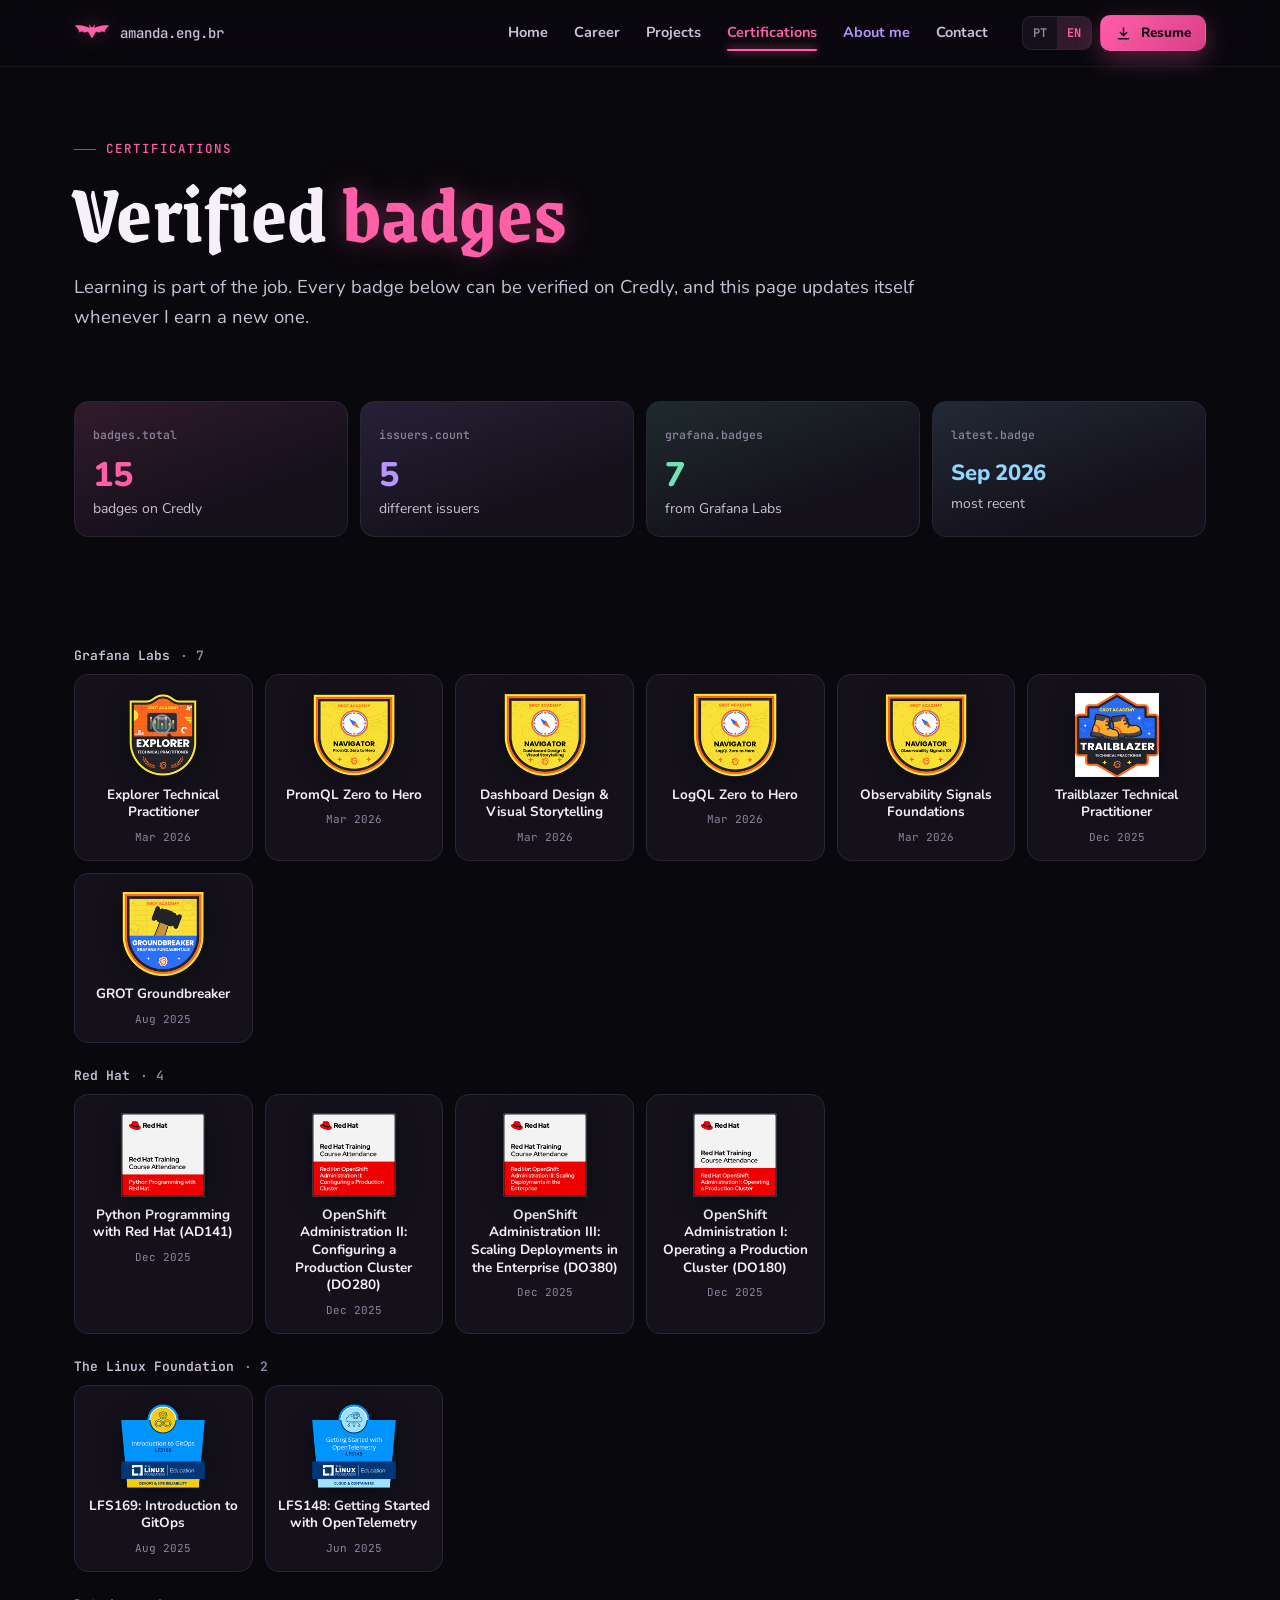
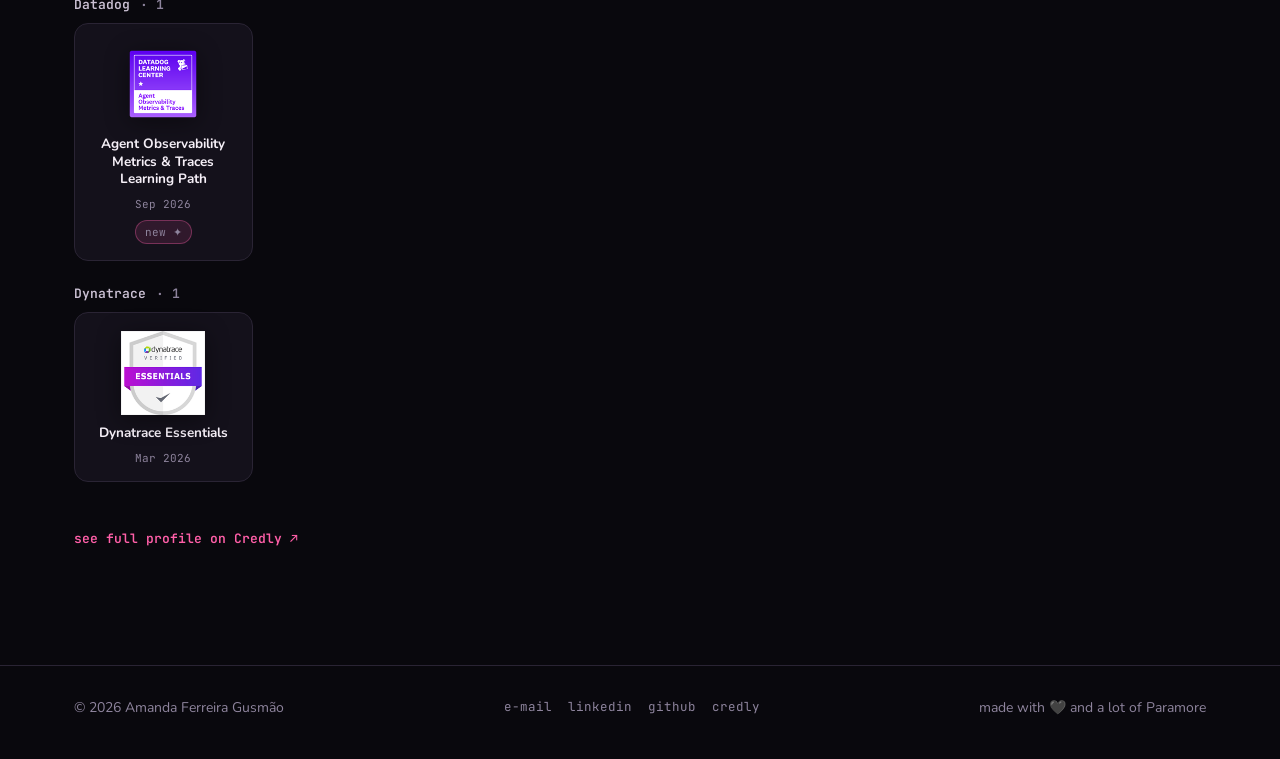
<file: site/certificacoes.html>
<!doctype html>
<html lang="pt-BR">
<head>
  <meta charset="utf-8">
  <meta name="viewport" content="width=device-width, initial-scale=1">
  <title>Certificações · Amanda Gusmão</title>
  <meta name="description" content="Badges verificados de Amanda Gusmão no Credly: Grafana Labs, Dynatrace, Datadog, Red Hat e The Linux Foundation.">
  <meta name="author" content="Amanda Ferreira Gusmão">
  <meta name="theme-color" content="#09080d">
  <meta name="color-scheme" content="dark">
  <link rel="canonical" href="https://amanda.eng.br/certificacoes.html">
  <link rel="icon" href="assets/img/favicon.svg" type="image/svg+xml">
  <link rel="apple-touch-icon" href="assets/img/amanda-square.jpg">
  <meta property="og:type" content="profile">
  <meta property="og:url" content="https://amanda.eng.br/certificacoes.html">
  <meta property="og:title" content="Certificações · Amanda Gusmão">
  <meta property="og:description" content="Badges verificados de Amanda Gusmão no Credly: Grafana Labs, Dynatrace, Datadog, Red Hat e The Linux Foundation.">
  <meta property="og:image" content="https://amanda.eng.br/assets/img/og.jpg">
  <meta property="og:locale" content="pt_BR">
  <meta name="twitter:card" content="summary_large_image">
  <link rel="preconnect" href="https://fonts.googleapis.com">
  <link rel="preconnect" href="https://fonts.gstatic.com" crossorigin>
  <link href="https://fonts.googleapis.com/css2?family=Grenze+Gotisch:wght@500;700&family=JetBrains+Mono:wght@400;500;600;700&family=Nunito:wght@400;600;700;800&display=swap" rel="stylesheet">
  <link rel="stylesheet" href="assets/css/style.css">
</head>
<body data-page="certs">
  <a class="skip" href="#main" data-i18n="skip">Pular para o conteúdo</a>
  <div class="atmos" aria-hidden="true"></div>
  <div class="stars" aria-hidden="true"></div>

  <header class="nav">
    <div class="wrap nav__inner">
      <a class="brand" href="index.html" aria-label="Amanda Gusmão, início"><svg viewBox="0 0 64 40" width="36" height="23" aria-hidden="true"><path fill="currentColor" d="M32 9c2 0 3.5-3 4.5-6 .6 2.6.4 5.2-.4 7.3C42 8 50 4 63 6c-5 3-8 7-8.5 12-3-2-7-2-9.5 1-2-3-6-3-8 1-1.3 3.4-3 6-5 9-2-3-3.7-5.6-5-9-2-4-6-4-8-1-2.5-3-6.5-3-9.5-1C9 13 6 9 1 6c13-2 21 2 26.9 4.3-.8-2.1-1-4.7-.4-7.3 1 3 2.5 6 4.5 6Z"/></svg><span>amanda.eng.br</span></a>
      <nav class="nav__links" id="nav-links" aria-label="Páginas">
        <a href="index.html" data-i18n="nav.home">Início</a>
        <a href="carreira.html" data-i18n="nav.career">Carreira</a>
        <a href="projetos.html" data-i18n="nav.projects">Projetos</a>
        <a href="certificacoes.html" data-i18n="nav.certs" aria-current="page">Certificações</a>
        <a href="sobre.html" data-i18n="nav.about" class="nav__personal">Sobre mim</a>
        <a href="contato.html" data-i18n="nav.contact">Contato</a>
      </nav>
      <div class="nav__tools">
        <div class="seg" role="group" aria-label="Idioma / Language">
          <button type="button" data-lang="pt" aria-pressed="true">PT</button>
          <button type="button" data-lang="en" aria-pressed="false">EN</button>
        </div>
        <a class="btn btn--pink btn--sm" data-cv href="cv/Curriculo_Amanda_Gusmao_PT.pdf" download><svg viewBox="0 0 24 24" width="17" height="17" aria-hidden="true"><path d="M12 4v11m0 0-4.5-4.5M12 15l4.5-4.5M5 19.5h14" fill="none" stroke="currentColor" stroke-width="2" stroke-linecap="round" stroke-linejoin="round"/></svg><span data-i18n="top.cv">Currículo</span></a>
        <button class="menu-btn" id="menu-btn" type="button" aria-label="Menu" aria-expanded="false" aria-controls="nav-links"><svg viewBox="0 0 24 24" width="18" height="18" aria-hidden="true"><path d="M4 7h16M4 12h16M4 17h16" stroke="currentColor" stroke-width="1.8" stroke-linecap="round"/></svg></button>
      </div>
    </div>
  </header>

  <main id="main">
    <section class="page-head">
      <div class="wrap">
        <p class="eyebrow" data-i18n="nav.certs">certificações</p>
        <h1 class="title" data-i18n-html="cert.title">Badges <em>verificados</em></h1>
        <p class="lede" data-i18n="cert.lede">Aprender faz parte do trabalho. Cada badge abaixo pode ser validado no Credly, e esta página se atualiza sozinha sempre que eu conquisto um novo.</p>
      </div>
    </section>

    <section class="section--tight">
      <div class="wrap">
        <div class="stats">
          <div class="stat"><span class="stat__k mono">badges.total</span><span class="stat__v" data-stat="badges">15</span><span class="stat__l" data-i18n="cert.s1">badges no Credly</span></div>
          <div class="stat stat--lilac"><span class="stat__k mono">issuers.count</span><span class="stat__v" data-stat="issuers">5</span><span class="stat__l" data-i18n="cert.s2">emissores diferentes</span></div>
          <div class="stat stat--mint"><span class="stat__k mono">grafana.badges</span><span class="stat__v" data-stat="grafana">7</span><span class="stat__l" data-i18n="cert.s3">da Grafana Labs</span></div>
          <div class="stat stat--ice"><span class="stat__k mono">latest.badge</span><span class="stat__v" data-stat="latest" style="font-size:22px;line-height:1.5">—</span><span class="stat__l" data-i18n="cert.s4">conquista mais recente</span></div>
        </div>
      </div>
    </section>

    <section class="section">
      <div class="wrap">
        <div class="badge-groups" id="badge-groups"></div>
        <p class="lede" style="margin-top:34px"><a class="card__cta" href="https://www.credly.com/users/amandagusmao" target="_blank" rel="noopener" data-i18n="cert.all">ver perfil completo no Credly ↗</a></p>
      </div>
    </section>

  </main>

  <footer class="footer">
    <div class="wrap footer__inner">
      <span>© <span id="year">2026</span> Amanda Ferreira Gusmão</span>
      <nav class="footer__links" aria-label="Contato">
        <a href="mailto:engamandagusmao@gmail.com">e-mail</a>
        <a href="https://www.linkedin.com/in/gusmaoamanda/" target="_blank" rel="noopener">linkedin</a>
        <a href="https://github.com/amandagusmao" target="_blank" rel="noopener">github</a>
        <a href="https://www.credly.com/users/amandagusmao" target="_blank" rel="noopener">credly</a>
      </nav>
      <span data-i18n-html="footer.made">feito com <span aria-hidden="true">🖤</span> e muito Paramore</span>
    </div>
  </footer>

  <div class="tip" id="tip" role="tooltip" hidden></div>
  <script src="assets/js/i18n-en.js" defer></script>
  <script src="assets/js/conteudo.js" defer></script>
  <script src="assets/js/main.js" defer></script>
</body>
</html>
</file>
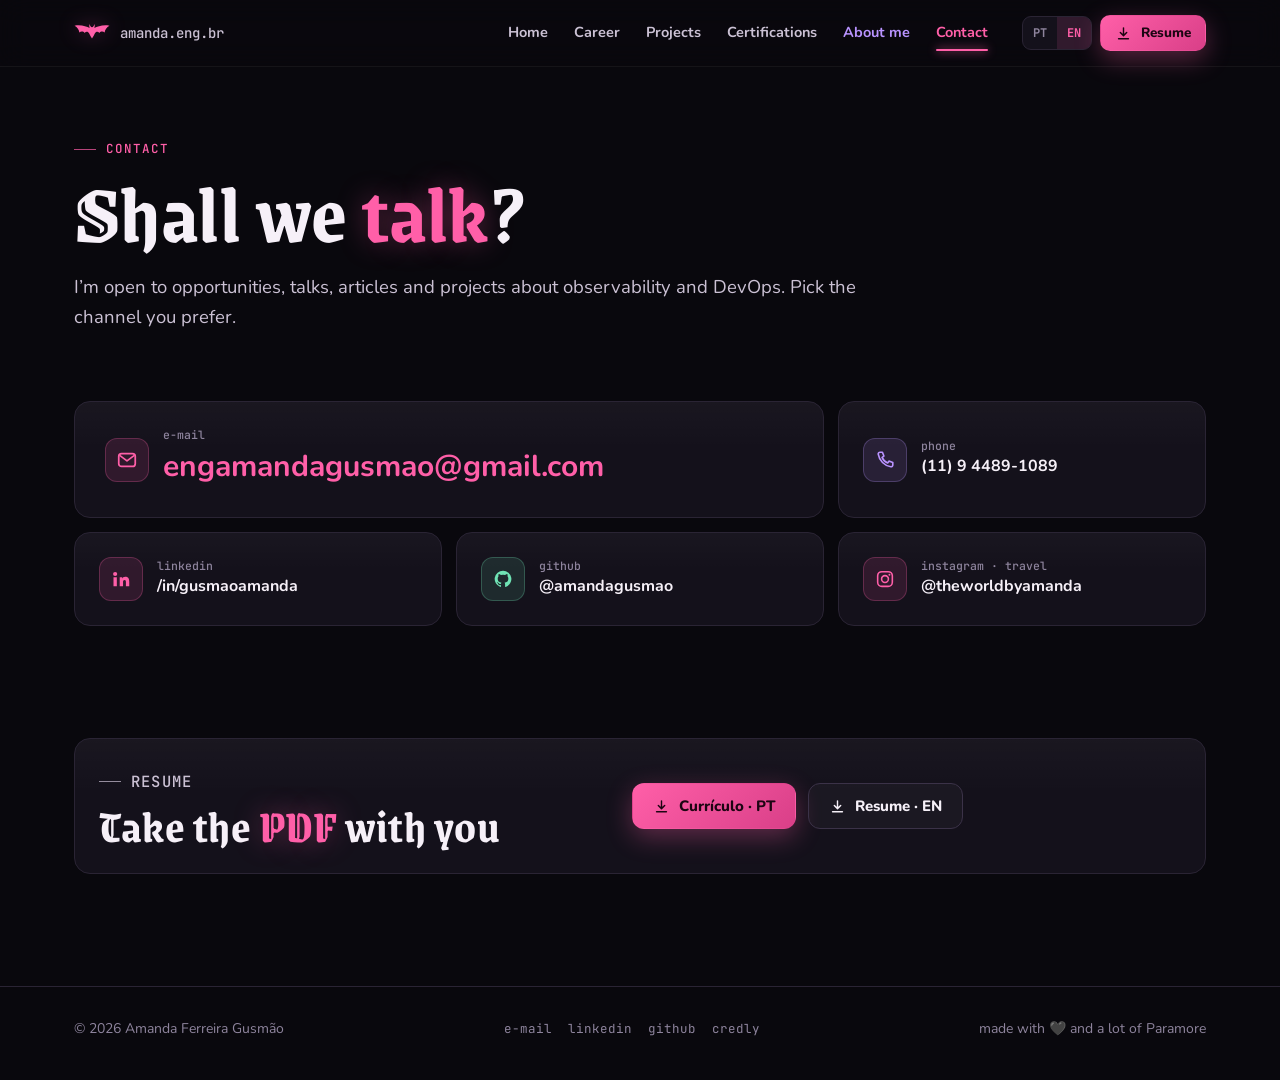
<file: site/contato.html>
<!doctype html>
<html lang="pt-BR">
<head>
  <meta charset="utf-8">
  <meta name="viewport" content="width=device-width, initial-scale=1">
  <title>Contato · Amanda Gusmão</title>
  <meta name="description" content="Fale com Amanda Gusmão: e-mail, telefone, LinkedIn, GitHub e currículo em PDF.">
  <meta name="author" content="Amanda Ferreira Gusmão">
  <meta name="theme-color" content="#09080d">
  <meta name="color-scheme" content="dark">
  <link rel="canonical" href="https://amanda.eng.br/contato.html">
  <link rel="icon" href="assets/img/favicon.svg" type="image/svg+xml">
  <link rel="apple-touch-icon" href="assets/img/amanda-square.jpg">
  <meta property="og:type" content="profile">
  <meta property="og:url" content="https://amanda.eng.br/contato.html">
  <meta property="og:title" content="Contato · Amanda Gusmão">
  <meta property="og:description" content="Fale com Amanda Gusmão: e-mail, telefone, LinkedIn, GitHub e currículo em PDF.">
  <meta property="og:image" content="https://amanda.eng.br/assets/img/og.jpg">
  <meta property="og:locale" content="pt_BR">
  <meta name="twitter:card" content="summary_large_image">
  <link rel="preconnect" href="https://fonts.googleapis.com">
  <link rel="preconnect" href="https://fonts.gstatic.com" crossorigin>
  <link href="https://fonts.googleapis.com/css2?family=Grenze+Gotisch:wght@500;700&family=JetBrains+Mono:wght@400;500;600;700&family=Nunito:wght@400;600;700;800&display=swap" rel="stylesheet">
  <link rel="stylesheet" href="assets/css/style.css">
</head>
<body data-page="contact">
  <a class="skip" href="#main" data-i18n="skip">Pular para o conteúdo</a>
  <div class="atmos" aria-hidden="true"></div>
  <div class="stars" aria-hidden="true"></div>

  <header class="nav">
    <div class="wrap nav__inner">
      <a class="brand" href="index.html" aria-label="Amanda Gusmão, início"><svg viewBox="0 0 64 40" width="36" height="23" aria-hidden="true"><path fill="currentColor" d="M32 9c2 0 3.5-3 4.5-6 .6 2.6.4 5.2-.4 7.3C42 8 50 4 63 6c-5 3-8 7-8.5 12-3-2-7-2-9.5 1-2-3-6-3-8 1-1.3 3.4-3 6-5 9-2-3-3.7-5.6-5-9-2-4-6-4-8-1-2.5-3-6.5-3-9.5-1C9 13 6 9 1 6c13-2 21 2 26.9 4.3-.8-2.1-1-4.7-.4-7.3 1 3 2.5 6 4.5 6Z"/></svg><span>amanda.eng.br</span></a>
      <nav class="nav__links" id="nav-links" aria-label="Páginas">
        <a href="index.html" data-i18n="nav.home">Início</a>
        <a href="carreira.html" data-i18n="nav.career">Carreira</a>
        <a href="projetos.html" data-i18n="nav.projects">Projetos</a>
        <a href="certificacoes.html" data-i18n="nav.certs">Certificações</a>
        <a href="sobre.html" data-i18n="nav.about" class="nav__personal">Sobre mim</a>
        <a href="contato.html" data-i18n="nav.contact" aria-current="page">Contato</a>
      </nav>
      <div class="nav__tools">
        <div class="seg" role="group" aria-label="Idioma / Language">
          <button type="button" data-lang="pt" aria-pressed="true">PT</button>
          <button type="button" data-lang="en" aria-pressed="false">EN</button>
        </div>
        <a class="btn btn--pink btn--sm" data-cv href="cv/Curriculo_Amanda_Gusmao_PT.pdf" download><svg viewBox="0 0 24 24" width="17" height="17" aria-hidden="true"><path d="M12 4v11m0 0-4.5-4.5M12 15l4.5-4.5M5 19.5h14" fill="none" stroke="currentColor" stroke-width="2" stroke-linecap="round" stroke-linejoin="round"/></svg><span data-i18n="top.cv">Currículo</span></a>
        <button class="menu-btn" id="menu-btn" type="button" aria-label="Menu" aria-expanded="false" aria-controls="nav-links"><svg viewBox="0 0 24 24" width="18" height="18" aria-hidden="true"><path d="M4 7h16M4 12h16M4 17h16" stroke="currentColor" stroke-width="1.8" stroke-linecap="round"/></svg></button>
      </div>
    </div>
  </header>

  <main id="main">
    <section class="page-head">
      <div class="wrap">
        <p class="eyebrow" data-i18n="nav.contact">contato</p>
        <h1 class="title" data-i18n-html="con.title">Vamos <em>conversar</em>?</h1>
        <p class="lede" data-i18n="con.lede">Estou aberta a oportunidades, palestras, artigos e projetos sobre observabilidade e DevOps. Escolha o canal que preferir.</p>
      </div>
    </section>

    <section class="section--tight">
      <div class="wrap">
        <div class="contact-grid">
          <a class="card contact-item contact-item--big" href="mailto:engamandagusmao@gmail.com">
            <span class="card__icon"><svg viewBox="0 0 24 24" width="22" height="22" aria-hidden="true"><rect x="3" y="5" width="18" height="14" rx="3" fill="none" stroke="currentColor" stroke-width="1.9"/><path d="m4 7 8 6 8-6" fill="none" stroke="currentColor" stroke-width="1.9" stroke-linejoin="round"/></svg></span>
            <span><small>e-mail</small><b>engamandagusmao@gmail.com</b></span>
          </a>
          <a class="card contact-item" href="tel:+5511944891089">
            <span class="card__icon card__icon--lilac"><svg viewBox="0 0 24 24" width="22" height="22" aria-hidden="true"><path d="M6.6 3.5h2.6l1.6 4.2-2 1.4a11 11 0 0 0 6.1 6.1l1.4-2 4.2 1.6v2.6a2 2 0 0 1-2.2 2A16.6 16.6 0 0 1 4.6 5.7a2 2 0 0 1 2-2.2Z" fill="none" stroke="currentColor" stroke-width="1.8" stroke-linejoin="round"/></svg></span>
            <span><small data-i18n="con.phone">telefone</small><b>(11) 9 4489-1089</b></span>
          </a>
          <a class="card contact-item" href="https://www.linkedin.com/in/gusmaoamanda/" target="_blank" rel="noopener">
            <span class="card__icon"><svg viewBox="0 0 24 24" width="20" height="20" aria-hidden="true"><path fill="currentColor" d="M4.98 3.5a2.5 2.5 0 1 1 0 5 2.5 2.5 0 0 1 0-5ZM3 9.75h4v11H3v-11Zm6.5 0h3.8v1.5h.06c.53-1 1.83-2.05 3.77-2.05 4.03 0 4.77 2.65 4.77 6.1v5.45h-4v-4.83c0-1.15-.02-2.63-1.6-2.63-1.6 0-1.85 1.25-1.85 2.55v4.91h-4v-11Z"/></svg></span>
            <span><small>linkedin</small><b>/in/gusmaoamanda</b></span>
          </a>
          <a class="card contact-item" href="https://github.com/amandagusmao" target="_blank" rel="noopener">
            <span class="card__icon card__icon--mint"><svg viewBox="0 0 24 24" width="20" height="20" aria-hidden="true"><path fill="currentColor" d="M12 2a10 10 0 0 0-3.16 19.49c.5.09.68-.22.68-.48v-1.7c-2.78.6-3.37-1.34-3.37-1.34-.45-1.16-1.1-1.47-1.1-1.47-.9-.62.07-.6.07-.6 1 .07 1.53 1.03 1.53 1.03.9 1.52 2.34 1.08 2.91.83.09-.65.35-1.08.63-1.33-2.22-.25-4.55-1.11-4.55-4.94 0-1.1.39-1.99 1.03-2.69-.1-.25-.45-1.27.1-2.65 0 0 .84-.27 2.75 1.02a9.56 9.56 0 0 1 5 0c1.91-1.3 2.75-1.02 2.75-1.02.55 1.38.2 2.4.1 2.65.64.7 1.03 1.6 1.03 2.69 0 3.84-2.34 4.68-4.57 4.93.36.31.68.92.68 1.85v2.75c0 .27.18.58.69.48A10 10 0 0 0 12 2Z"/></svg></span>
            <span><small>github</small><b>@amandagusmao</b></span>
          </a>
          <a class="card contact-item" href="https://www.instagram.com/theworldbyamanda/" target="_blank" rel="noopener">
            <span class="card__icon"><svg viewBox="0 0 24 24" width="20" height="20" aria-hidden="true"><rect x="3.2" y="3.2" width="17.6" height="17.6" rx="5" fill="none" stroke="currentColor" stroke-width="1.9"/><circle cx="12" cy="12" r="4.1" fill="none" stroke="currentColor" stroke-width="1.9"/><circle cx="17.3" cy="6.8" r="1.2" fill="currentColor"/></svg></span>
            <span><small data-i18n="con.ig">instagram · viagens</small><b>@theworldbyamanda</b></span>
          </a>
        </div>
      </div>
    </section>

    <section class="section">
      <div class="wrap">
        <div class="card now">
          <div>
            <p class="eyebrow" data-i18n="con.cv.eyebrow">currículo</p>
            <h2 class="title" style="font-size:clamp(32px,4vw,46px)" data-i18n-html="con.cv.title">Leve o <em>PDF</em> com você</h2>
          </div>
          <div class="hero__cta" style="margin-top:0">
            <a class="btn btn--pink" href="cv/Curriculo_Amanda_Gusmao_PT.pdf" download><svg viewBox="0 0 24 24" width="17" height="17" aria-hidden="true"><path d="M12 4v11m0 0-4.5-4.5M12 15l4.5-4.5M5 19.5h14" fill="none" stroke="currentColor" stroke-width="2" stroke-linecap="round" stroke-linejoin="round"/></svg>Currículo · PT</a>
            <a class="btn btn--ghost" href="cv/Resume_Amanda_Gusmao_EN.pdf" download><svg viewBox="0 0 24 24" width="17" height="17" aria-hidden="true"><path d="M12 4v11m0 0-4.5-4.5M12 15l4.5-4.5M5 19.5h14" fill="none" stroke="currentColor" stroke-width="2" stroke-linecap="round" stroke-linejoin="round"/></svg>Resume · EN</a>
          </div>
        </div>
      </div>
    </section>

  </main>

  <footer class="footer">
    <div class="wrap footer__inner">
      <span>© <span id="year">2026</span> Amanda Ferreira Gusmão</span>
      <nav class="footer__links" aria-label="Contato">
        <a href="mailto:engamandagusmao@gmail.com">e-mail</a>
        <a href="https://www.linkedin.com/in/gusmaoamanda/" target="_blank" rel="noopener">linkedin</a>
        <a href="https://github.com/amandagusmao" target="_blank" rel="noopener">github</a>
        <a href="https://www.credly.com/users/amandagusmao" target="_blank" rel="noopener">credly</a>
      </nav>
      <span data-i18n-html="footer.made">feito com <span aria-hidden="true">🖤</span> e muito Paramore</span>
    </div>
  </footer>

  <div class="tip" id="tip" role="tooltip" hidden></div>
  <script src="assets/js/i18n-en.js" defer></script>
  <script src="assets/js/conteudo.js" defer></script>
  <script src="assets/js/main.js" defer></script>
</body>
</html>
</file>
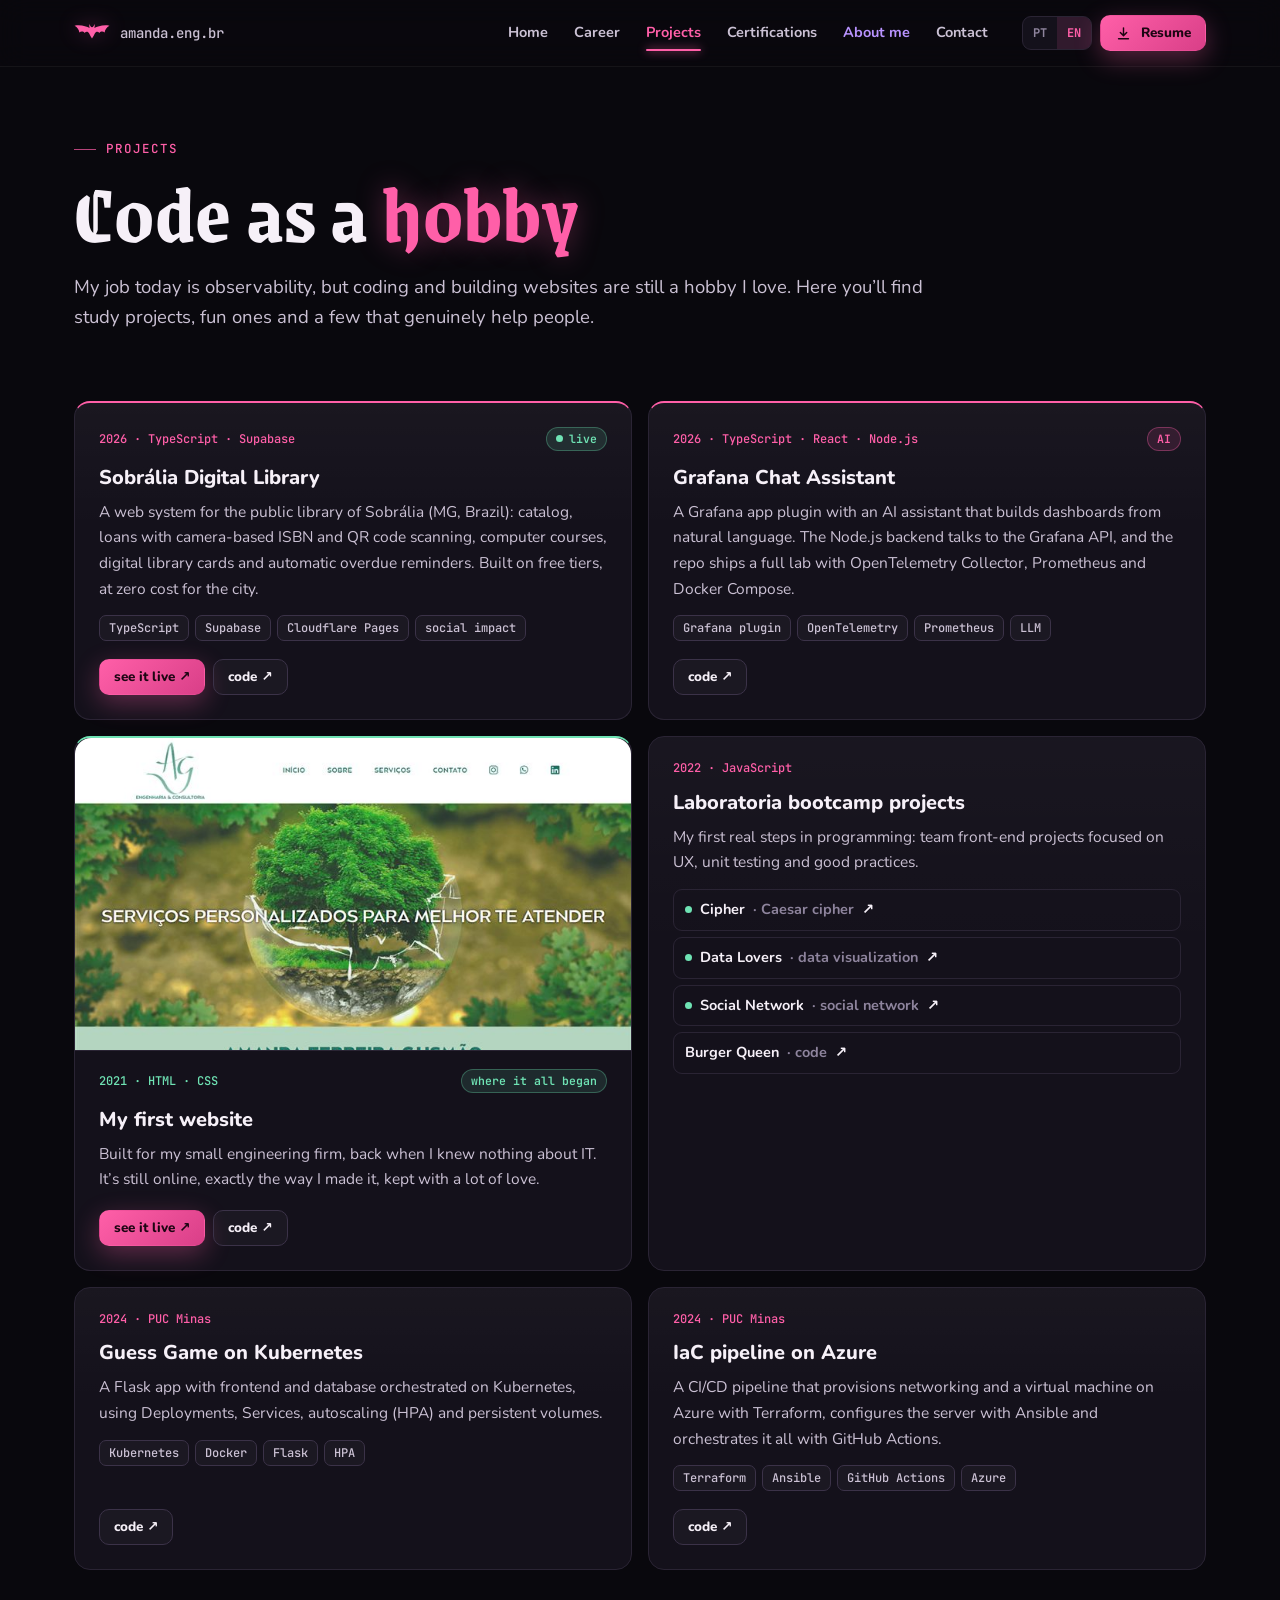
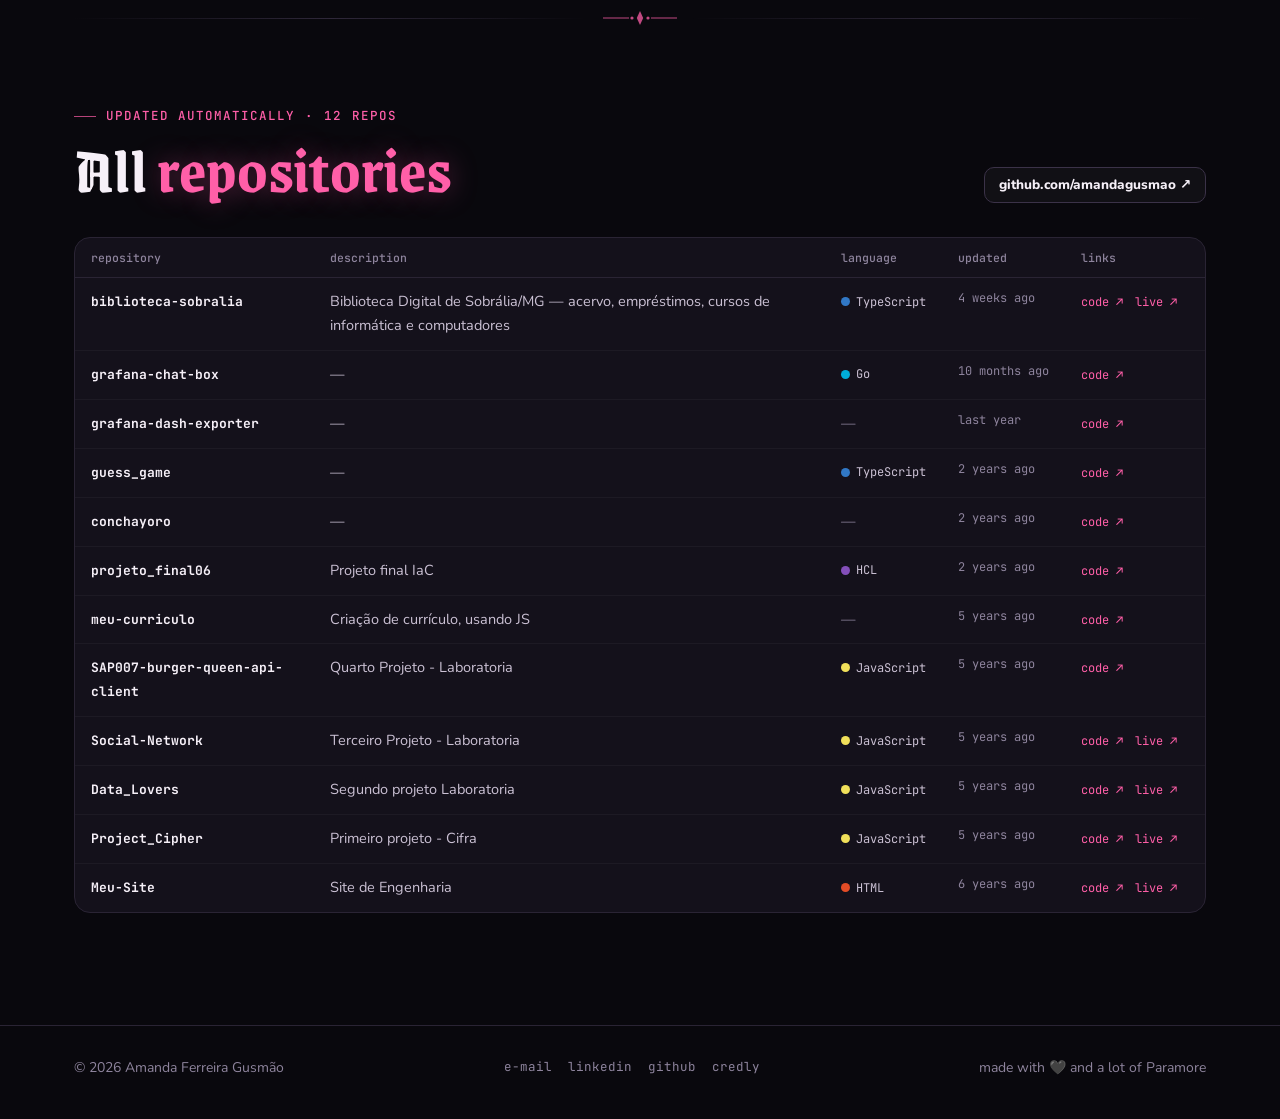
<file: site/projetos.html>
<!doctype html>
<html lang="pt-BR">
<head>
  <meta charset="utf-8">
  <meta name="viewport" content="width=device-width, initial-scale=1">
  <title>Projetos · Amanda Gusmão</title>
  <meta name="description" content="Projetos pessoais de Amanda Gusmão: Biblioteca Digital de Sobrália, Grafana Chat Assistant, Kubernetes, IaC e o primeiro site.">
  <meta name="author" content="Amanda Ferreira Gusmão">
  <meta name="theme-color" content="#09080d">
  <meta name="color-scheme" content="dark">
  <link rel="canonical" href="https://amanda.eng.br/projetos.html">
  <link rel="icon" href="assets/img/favicon.svg" type="image/svg+xml">
  <link rel="apple-touch-icon" href="assets/img/amanda-square.jpg">
  <meta property="og:type" content="profile">
  <meta property="og:url" content="https://amanda.eng.br/projetos.html">
  <meta property="og:title" content="Projetos · Amanda Gusmão">
  <meta property="og:description" content="Projetos pessoais de Amanda Gusmão: Biblioteca Digital de Sobrália, Grafana Chat Assistant, Kubernetes, IaC e o primeiro site.">
  <meta property="og:image" content="https://amanda.eng.br/assets/img/og.jpg">
  <meta property="og:locale" content="pt_BR">
  <meta name="twitter:card" content="summary_large_image">
  <link rel="preconnect" href="https://fonts.googleapis.com">
  <link rel="preconnect" href="https://fonts.gstatic.com" crossorigin>
  <link href="https://fonts.googleapis.com/css2?family=Grenze+Gotisch:wght@500;700&family=JetBrains+Mono:wght@400;500;600;700&family=Nunito:wght@400;600;700;800&display=swap" rel="stylesheet">
  <link rel="stylesheet" href="assets/css/style.css">
</head>
<body data-page="projects">
  <a class="skip" href="#main" data-i18n="skip">Pular para o conteúdo</a>
  <div class="atmos" aria-hidden="true"></div>
  <div class="stars" aria-hidden="true"></div>

  <header class="nav">
    <div class="wrap nav__inner">
      <a class="brand" href="index.html" aria-label="Amanda Gusmão, início"><svg viewBox="0 0 64 40" width="36" height="23" aria-hidden="true"><path fill="currentColor" d="M32 9c2 0 3.5-3 4.5-6 .6 2.6.4 5.2-.4 7.3C42 8 50 4 63 6c-5 3-8 7-8.5 12-3-2-7-2-9.5 1-2-3-6-3-8 1-1.3 3.4-3 6-5 9-2-3-3.7-5.6-5-9-2-4-6-4-8-1-2.5-3-6.5-3-9.5-1C9 13 6 9 1 6c13-2 21 2 26.9 4.3-.8-2.1-1-4.7-.4-7.3 1 3 2.5 6 4.5 6Z"/></svg><span>amanda.eng.br</span></a>
      <nav class="nav__links" id="nav-links" aria-label="Páginas">
        <a href="index.html" data-i18n="nav.home">Início</a>
        <a href="carreira.html" data-i18n="nav.career">Carreira</a>
        <a href="projetos.html" data-i18n="nav.projects" aria-current="page">Projetos</a>
        <a href="certificacoes.html" data-i18n="nav.certs">Certificações</a>
        <a href="sobre.html" data-i18n="nav.about" class="nav__personal">Sobre mim</a>
        <a href="contato.html" data-i18n="nav.contact">Contato</a>
      </nav>
      <div class="nav__tools">
        <div class="seg" role="group" aria-label="Idioma / Language">
          <button type="button" data-lang="pt" aria-pressed="true">PT</button>
          <button type="button" data-lang="en" aria-pressed="false">EN</button>
        </div>
        <a class="btn btn--pink btn--sm" data-cv href="cv/Curriculo_Amanda_Gusmao_PT.pdf" download><svg viewBox="0 0 24 24" width="17" height="17" aria-hidden="true"><path d="M12 4v11m0 0-4.5-4.5M12 15l4.5-4.5M5 19.5h14" fill="none" stroke="currentColor" stroke-width="2" stroke-linecap="round" stroke-linejoin="round"/></svg><span data-i18n="top.cv">Currículo</span></a>
        <button class="menu-btn" id="menu-btn" type="button" aria-label="Menu" aria-expanded="false" aria-controls="nav-links"><svg viewBox="0 0 24 24" width="18" height="18" aria-hidden="true"><path d="M4 7h16M4 12h16M4 17h16" stroke="currentColor" stroke-width="1.8" stroke-linecap="round"/></svg></button>
      </div>
    </div>
  </header>

  <main id="main">
    <section class="page-head">
      <div class="wrap">
        <p class="eyebrow" data-i18n="nav.projects">projetos</p>
        <h1 class="title" data-i18n-html="proj.title">Código por <em>hobby</em></h1>
        <p class="lede" data-i18n="proj.lede">Meu trabalho hoje é observabilidade, mas programar e criar sites continuam sendo um hobby que eu adoro. Aqui ficam projetos de estudo, de diversão e alguns que ajudam pessoas de verdade.</p>
      </div>
    </section>

    <section class="section--tight">
      <div class="wrap">
        <div class="grid grid--2" id="featured-projects"></div>
      </div>
    </section>

<div class="orn" aria-hidden="true"><svg width="74" height="16" viewBox="0 0 74 16"><path d="M0 8h26M48 8h26" stroke="currentColor" stroke-width="1"/><path d="M37 1l3.2 7L37 15l-3.2-7z" fill="currentColor"/><circle cx="29" cy="8" r="1.6" fill="currentColor"/><circle cx="45" cy="8" r="1.6" fill="currentColor"/></svg></div>

    <section class="section">
      <div class="wrap">
        <header class="section__head section__head--row">
          <div>
            <p class="eyebrow"><span data-i18n="proj.repos.eyebrow">atualizado automaticamente</span> · <span id="repos-count">—</span> repos</p>
            <h2 class="title" data-i18n-html="proj.repos.title">Todos os <em>repositórios</em></h2>
          </div>
          <a class="btn btn--ghost btn--sm" href="https://github.com/amandagusmao" target="_blank" rel="noopener">github.com/amandagusmao ↗</a>
        </header>
        <div class="table-wrap">
          <table class="table">
            <thead><tr><th data-i18n="t.repo">repositório</th><th data-i18n="t.desc">descrição</th><th data-i18n="t.lang">linguagem</th><th data-i18n="t.updated">atualizado</th><th data-i18n="t.links">links</th></tr></thead>
            <tbody id="repos"></tbody>
          </table>
        </div>
      </div>
    </section>

  </main>

  <footer class="footer">
    <div class="wrap footer__inner">
      <span>© <span id="year">2026</span> Amanda Ferreira Gusmão</span>
      <nav class="footer__links" aria-label="Contato">
        <a href="mailto:engamandagusmao@gmail.com">e-mail</a>
        <a href="https://www.linkedin.com/in/gusmaoamanda/" target="_blank" rel="noopener">linkedin</a>
        <a href="https://github.com/amandagusmao" target="_blank" rel="noopener">github</a>
        <a href="https://www.credly.com/users/amandagusmao" target="_blank" rel="noopener">credly</a>
      </nav>
      <span data-i18n-html="footer.made">feito com <span aria-hidden="true">🖤</span> e muito Paramore</span>
    </div>
  </footer>

  <div class="tip" id="tip" role="tooltip" hidden></div>
  <script src="assets/js/i18n-en.js" defer></script>
  <script src="assets/js/conteudo.js" defer></script>
  <script src="assets/js/main.js" defer></script>
</body>
</html>
</file>
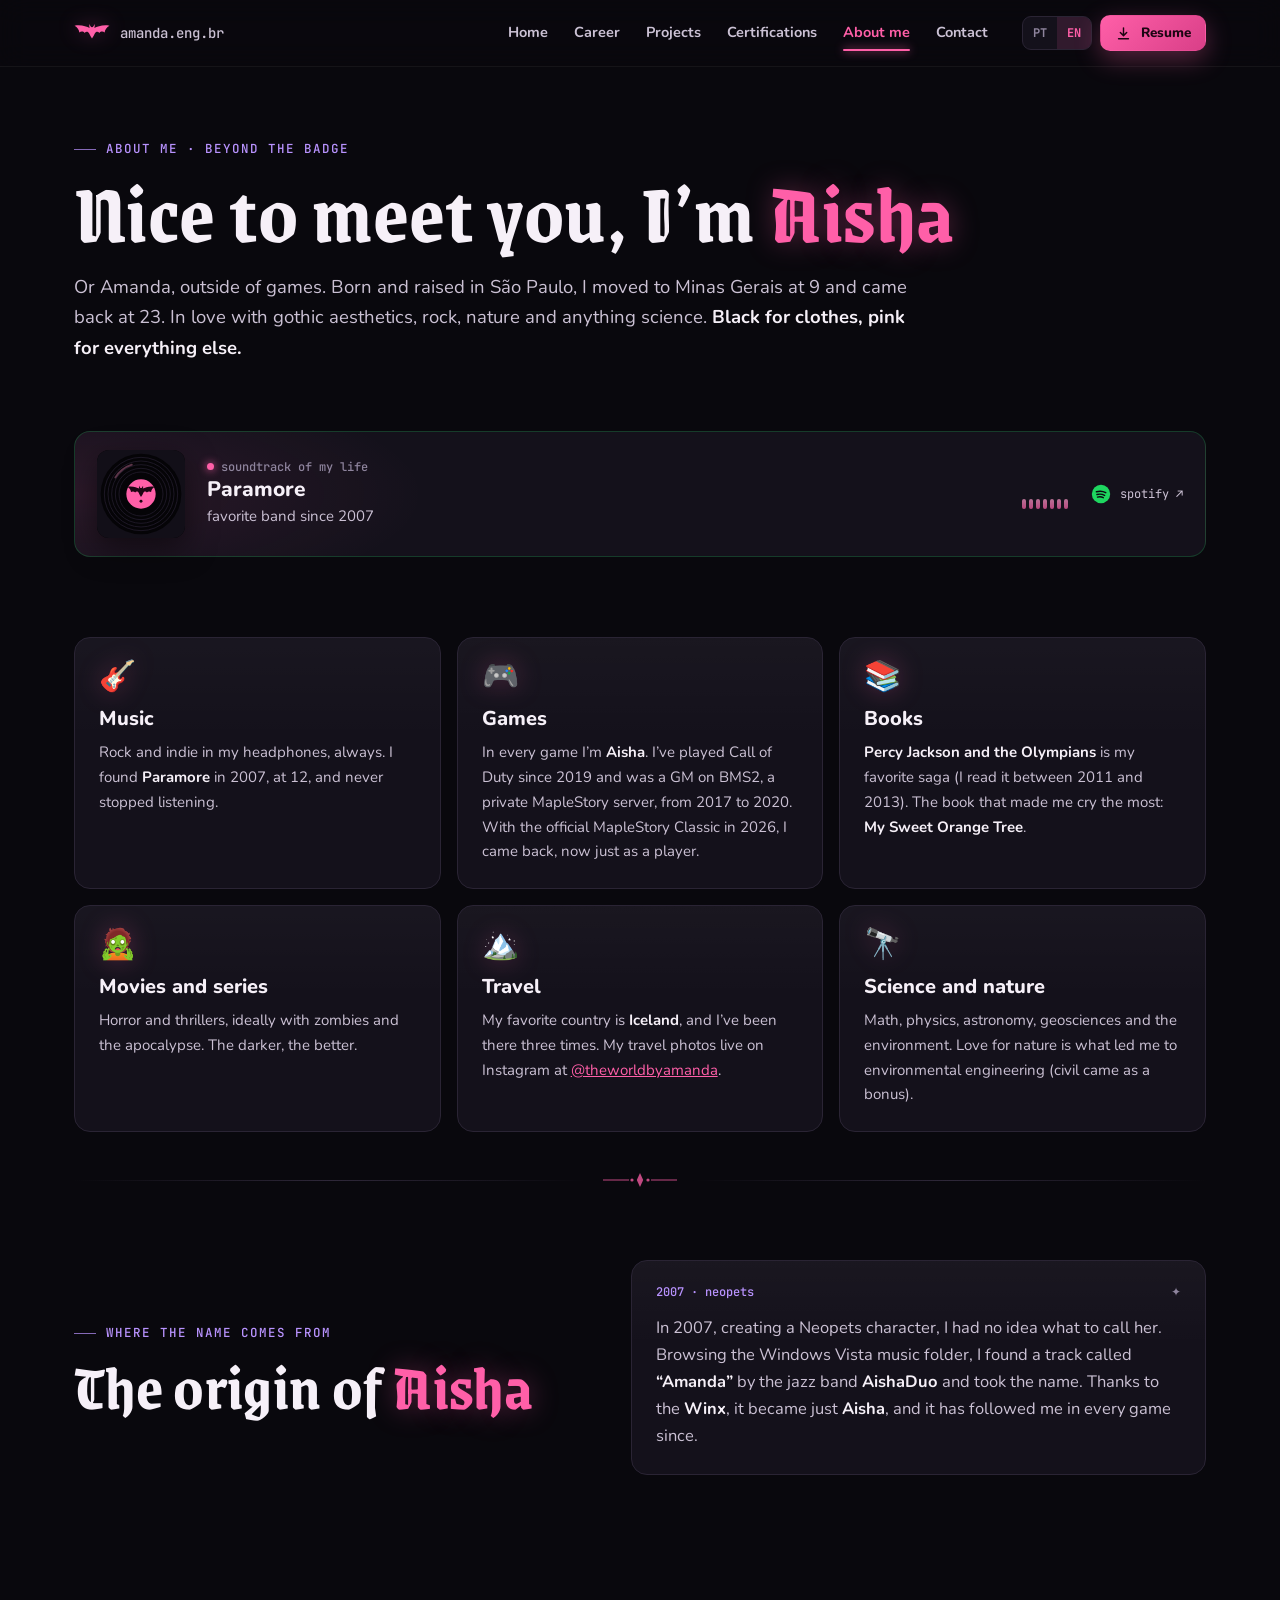
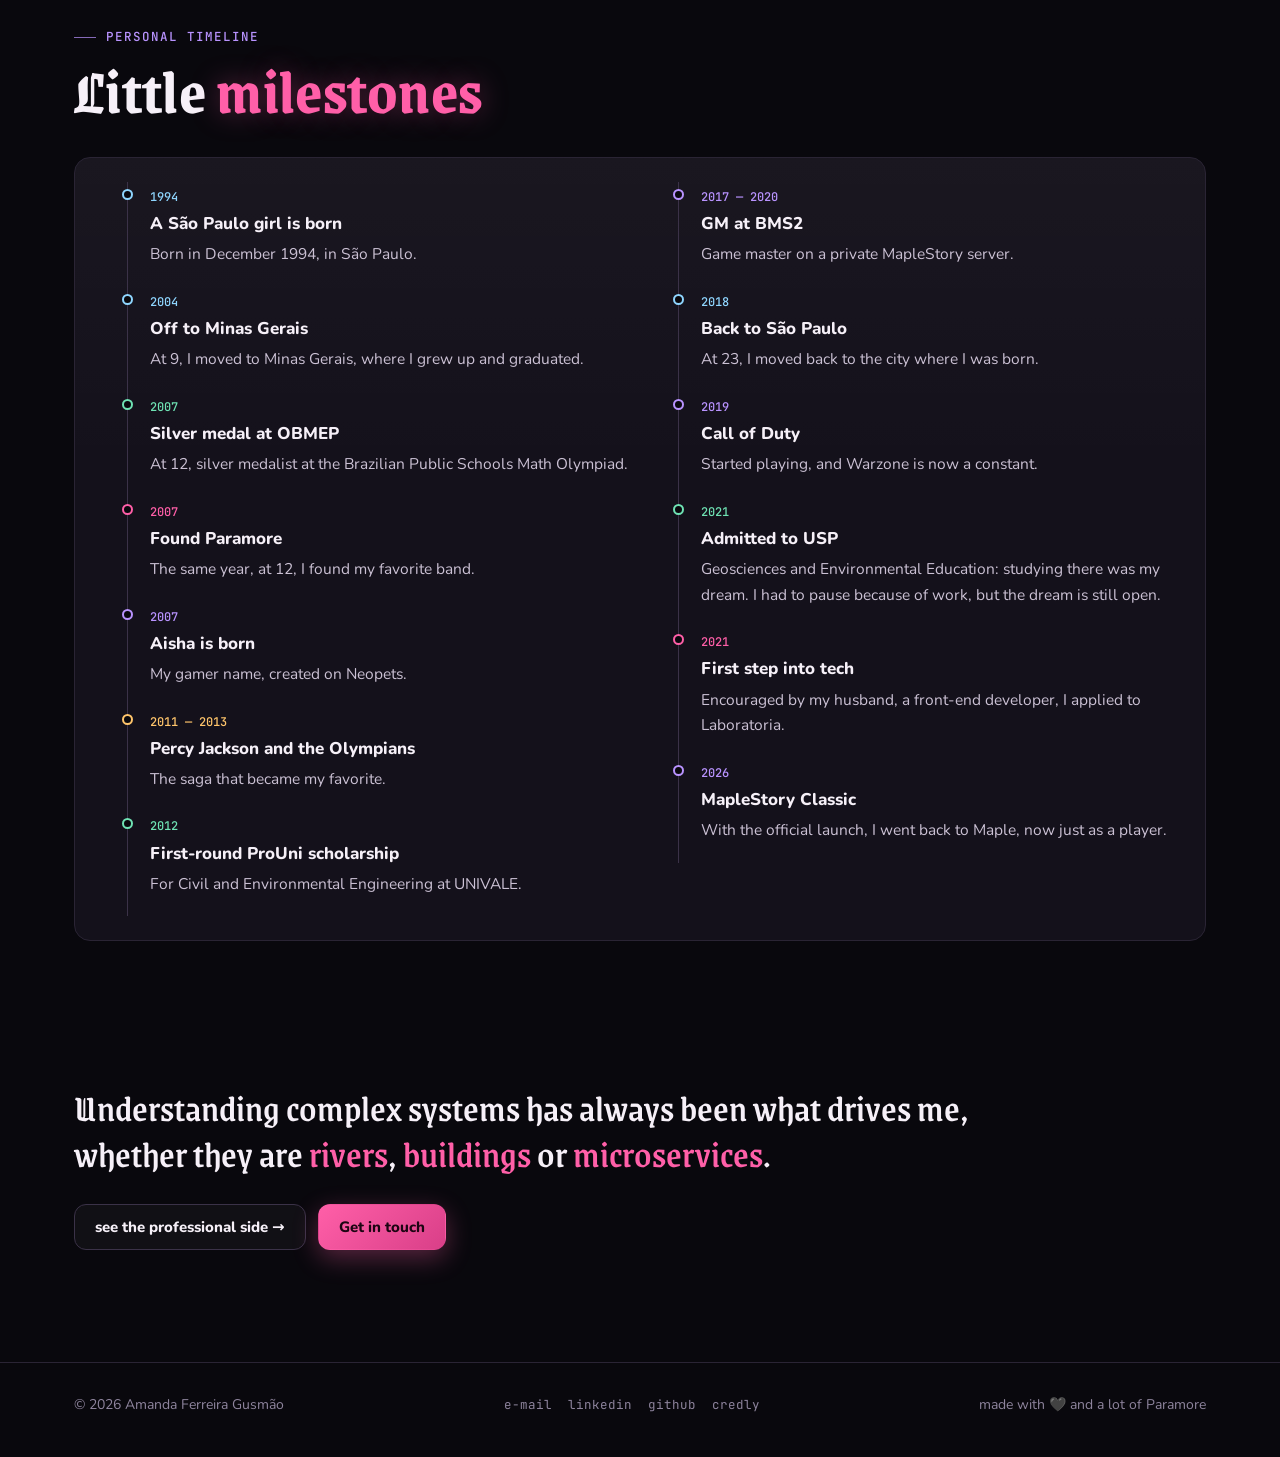
<file: site/sobre.html>
<!doctype html>
<html lang="pt-BR">
<head>
  <meta charset="utf-8">
  <meta name="viewport" content="width=device-width, initial-scale=1">
  <title>Sobre mim · Amanda Gusmão (Aisha)</title>
  <meta name="description" content="Curiosidades sobre Amanda Gusmão, a Aisha: Paramore, MapleStory, Islândia, Percy Jackson e muito rosa e preto.">
  <meta name="author" content="Amanda Ferreira Gusmão">
  <meta name="theme-color" content="#09080d">
  <meta name="color-scheme" content="dark">
  <link rel="canonical" href="https://amanda.eng.br/sobre.html">
  <link rel="icon" href="assets/img/favicon.svg" type="image/svg+xml">
  <link rel="apple-touch-icon" href="assets/img/amanda-square.jpg">
  <meta property="og:type" content="profile">
  <meta property="og:url" content="https://amanda.eng.br/sobre.html">
  <meta property="og:title" content="Sobre mim · Amanda Gusmão (Aisha)">
  <meta property="og:description" content="Curiosidades sobre Amanda Gusmão, a Aisha: Paramore, MapleStory, Islândia, Percy Jackson e muito rosa e preto.">
  <meta property="og:image" content="https://amanda.eng.br/assets/img/og.jpg">
  <meta property="og:locale" content="pt_BR">
  <meta name="twitter:card" content="summary_large_image">
  <link rel="preconnect" href="https://fonts.googleapis.com">
  <link rel="preconnect" href="https://fonts.gstatic.com" crossorigin>
  <link href="https://fonts.googleapis.com/css2?family=Grenze+Gotisch:wght@500;700&family=JetBrains+Mono:wght@400;500;600;700&family=Nunito:wght@400;600;700;800&display=swap" rel="stylesheet">
  <link rel="stylesheet" href="assets/css/style.css">
</head>
<body data-page="about">
  <a class="skip" href="#main" data-i18n="skip">Pular para o conteúdo</a>
  <div class="atmos" aria-hidden="true"></div>
  <div class="stars" aria-hidden="true"></div>

  <header class="nav">
    <div class="wrap nav__inner">
      <a class="brand" href="index.html" aria-label="Amanda Gusmão, início"><svg viewBox="0 0 64 40" width="36" height="23" aria-hidden="true"><path fill="currentColor" d="M32 9c2 0 3.5-3 4.5-6 .6 2.6.4 5.2-.4 7.3C42 8 50 4 63 6c-5 3-8 7-8.5 12-3-2-7-2-9.5 1-2-3-6-3-8 1-1.3 3.4-3 6-5 9-2-3-3.7-5.6-5-9-2-4-6-4-8-1-2.5-3-6.5-3-9.5-1C9 13 6 9 1 6c13-2 21 2 26.9 4.3-.8-2.1-1-4.7-.4-7.3 1 3 2.5 6 4.5 6Z"/></svg><span>amanda.eng.br</span></a>
      <nav class="nav__links" id="nav-links" aria-label="Páginas">
        <a href="index.html" data-i18n="nav.home">Início</a>
        <a href="carreira.html" data-i18n="nav.career">Carreira</a>
        <a href="projetos.html" data-i18n="nav.projects">Projetos</a>
        <a href="certificacoes.html" data-i18n="nav.certs">Certificações</a>
        <a href="sobre.html" data-i18n="nav.about" class="nav__personal" aria-current="page">Sobre mim</a>
        <a href="contato.html" data-i18n="nav.contact">Contato</a>
      </nav>
      <div class="nav__tools">
        <div class="seg" role="group" aria-label="Idioma / Language">
          <button type="button" data-lang="pt" aria-pressed="true">PT</button>
          <button type="button" data-lang="en" aria-pressed="false">EN</button>
        </div>
        <a class="btn btn--pink btn--sm" data-cv href="cv/Curriculo_Amanda_Gusmao_PT.pdf" download><svg viewBox="0 0 24 24" width="17" height="17" aria-hidden="true"><path d="M12 4v11m0 0-4.5-4.5M12 15l4.5-4.5M5 19.5h14" fill="none" stroke="currentColor" stroke-width="2" stroke-linecap="round" stroke-linejoin="round"/></svg><span data-i18n="top.cv">Currículo</span></a>
        <button class="menu-btn" id="menu-btn" type="button" aria-label="Menu" aria-expanded="false" aria-controls="nav-links"><svg viewBox="0 0 24 24" width="18" height="18" aria-hidden="true"><path d="M4 7h16M4 12h16M4 17h16" stroke="currentColor" stroke-width="1.8" stroke-linecap="round"/></svg></button>
      </div>
    </div>
  </header>

  <main id="main">
    <section class="page-head">
      <div class="wrap">
        <p class="eyebrow eyebrow--lilac" data-i18n="about.eyebrow">sobre mim · fora do crachá</p>
        <h1 class="title" data-i18n-html="about.title">Muito prazer, eu sou a <em>Aisha</em></h1>
        <p class="lede" data-i18n-html="about.lede">Ou Amanda, fora dos games. Sou paulistana criada em São Paulo: fui para Minas Gerais aos 9 anos e voltei aos 23. Apaixonada pela estética gótica, por rock, por natureza e por tudo que envolve ciência. <strong>Preto nas roupas, rosa no resto da vida.</strong></p>
      </div>
    </section>

    <section class="section--tight">
      <div class="wrap">
        <a class="card nowplaying" id="np" href="https://open.spotify.com/user/amandahjt" target="_blank" rel="noopener">
          <span class="np__cover"><img id="np-art" src="assets/img/vinyl.svg" width="88" height="88" alt=""></span>
          <span class="np__meta">
            <span class="np__state"><i></i><span id="np-state">trilha sonora da vida</span></span>
            <span class="np__track" id="np-track">Paramore</span>
            <span class="np__artist" id="np-artist">banda favorita desde 2007</span>
          </span>
          <span class="eq" aria-hidden="true"><i></i><i></i><i></i><i></i><i></i><i></i><i></i></span>
          <span class="np__open" id="np-open-label"><svg viewBox="0 0 24 24" width="22" height="22" aria-hidden="true"><circle cx="12" cy="12" r="10" fill="#1ed760"/><path d="M7 9.6c3.4-1 7.2-.7 10.2 1M7.6 12.6c2.8-.8 5.8-.5 8.3.9M8.2 15.4c2.2-.6 4.4-.4 6.3.6" fill="none" stroke="#0b0a10" stroke-width="1.6" stroke-linecap="round"/></svg><span class="mono">spotify ↗</span></span>
        </a>
      </div>
    </section>

    <section class="section--tight">
      <div class="wrap">
        <div class="favs" id="favs"></div>
      </div>
    </section>

<div class="orn" aria-hidden="true"><svg width="74" height="16" viewBox="0 0 74 16"><path d="M0 8h26M48 8h26" stroke="currentColor" stroke-width="1"/><path d="M37 1l3.2 7L37 15l-3.2-7z" fill="currentColor"/><circle cx="29" cy="8" r="1.6" fill="currentColor"/><circle cx="45" cy="8" r="1.6" fill="currentColor"/></svg></div>

    <section class="section">
      <div class="wrap now">
        <div>
          <p class="eyebrow eyebrow--lilac" data-i18n="aisha.eyebrow">de onde vem o nome</p>
          <h2 class="title" data-i18n-html="aisha.title">A origem da <em>Aisha</em></h2>
        </div>
        <div class="card">
          <div class="card__label"><span class="k" style="color:var(--lilac)">2007 · neopets</span><span>✦</span></div>
          <p data-i18n-html="aisha.p" style="font-size:16.5px">Em 2007, criando um personagem no Neopets, eu estava sem ideia de nome. Passando pela pasta de músicas do Windows Vista, encontrei uma faixa chamada <strong>“Amanda”</strong>, da banda de jazz <strong>AishaDuo</strong>, e adotei o nome. Com a influência das <strong>Winx</strong>, ele virou só <strong>Aisha</strong>, e me acompanha em todos os jogos até hoje.</p>
        </div>
      </div>
    </section>

    <section class="section">
      <div class="wrap">
        <header class="section__head">
          <p class="eyebrow eyebrow--lilac" data-i18n="life.eyebrow">linha do tempo pessoal</p>
          <h2 class="title" data-i18n-html="life.title">Pequenos <em>marcos</em></h2>
        </header>
        <div class="card"><div class="tl life" id="life-timeline"></div></div>
      </div>
    </section>

    <section class="section">
      <div class="wrap">
        <p class="quote" data-i18n-html="about.quote">Entender sistemas complexos sempre foi o que me moveu, sejam eles <em>rios</em>, <em>prédios</em> ou <em>microsserviços</em>.</p>
        <div class="hero__cta">
          <a class="btn btn--ghost" href="carreira.html" data-i18n="about.toCareer">ver a parte profissional →</a>
          <a class="btn btn--pink" href="contato.html" data-i18n="home.talk">Fale comigo</a>
        </div>
      </div>
    </section>

  </main>

  <footer class="footer">
    <div class="wrap footer__inner">
      <span>© <span id="year">2026</span> Amanda Ferreira Gusmão</span>
      <nav class="footer__links" aria-label="Contato">
        <a href="mailto:engamandagusmao@gmail.com">e-mail</a>
        <a href="https://www.linkedin.com/in/gusmaoamanda/" target="_blank" rel="noopener">linkedin</a>
        <a href="https://github.com/amandagusmao" target="_blank" rel="noopener">github</a>
        <a href="https://www.credly.com/users/amandagusmao" target="_blank" rel="noopener">credly</a>
      </nav>
      <span data-i18n-html="footer.made">feito com <span aria-hidden="true">🖤</span> e muito Paramore</span>
    </div>
  </footer>

  <div class="tip" id="tip" role="tooltip" hidden></div>
  <script src="assets/js/i18n-en.js" defer></script>
  <script src="assets/js/conteudo.js" defer></script>
  <script src="assets/js/main.js" defer></script>
</body>
</html>
</file>
<file: site/assets/css/style.css>
/* ==========================================================
   amanda.eng.br — gótico elegante · rosa · observabilidade
   ========================================================== */

:root {
  --bg: #09080d;
  --bg-2: #0f0d15;
  --surface: #14111b;
  --surface-2: #1a1623;
  --line: #2a2434;
  --line-2: #3b3248;
  --ink: #f6f0f8;
  --ink-2: #cbc1d4;
  --muted: #8e849d;

  --pink: #ff5fa8;
  --pink-2: #ff9ccb;
  --pink-soft: rgba(255, 95, 168, .12);
  --pink-glow: rgba(255, 95, 168, .32);
  --lilac: #b993ff;
  --lilac-soft: rgba(185, 147, 255, .12);
  --mint: #6fe3b4;
  --mint-soft: rgba(111, 227, 180, .12);
  --amber: #ffc56b;
  --amber-soft: rgba(255, 197, 107, .12);
  --ice: #8fd6ff;
  --ice-soft: rgba(143, 214, 255, .12);

  --radius: 16px;
  --font: 'Nunito', system-ui, -apple-system, 'Segoe UI', sans-serif;
  --gothic: 'Grenze Gotisch', 'Old English Text MT', serif;
  --mono: 'JetBrains Mono', ui-monospace, Consolas, monospace;
  --wrap: 1180px;
  color-scheme: dark;
}

/* ---------- base ---------- */
*, *::before, *::after { box-sizing: border-box; }
html { scroll-behavior: smooth; scroll-padding-top: 90px; -webkit-text-size-adjust: 100%; background: var(--bg); }
body {
  margin: 0; min-height: 100vh; display: flex; flex-direction: column;
  background: var(--bg); color: var(--ink);
  font: 400 16.5px/1.65 var(--font);
  -webkit-font-smoothing: antialiased; overflow-x: hidden;
}
main { flex: 1; }
img { max-width: 100%; display: block; }
a { color: inherit; }
h1, h2, h3, p, figure { margin: 0; }
ul, ol { margin: 0; padding: 0; list-style: none; }
strong { color: var(--ink); font-weight: 700; }
.mono { font-family: var(--mono); }
.muted { color: var(--muted); }
::selection { background: var(--pink); color: #1a0710; }
:focus-visible { outline: 2px solid var(--pink); outline-offset: 3px; border-radius: 6px; }
html { scrollbar-color: #2f2738 var(--bg); }
::-webkit-scrollbar { width: 10px; height: 10px; }
::-webkit-scrollbar-track { background: var(--bg); }
::-webkit-scrollbar-thumb { background: #2f2738; border-radius: 10px; border: 2px solid var(--bg); }
::-webkit-scrollbar-thumb:hover { background: var(--pink); }

.wrap { width: 100%; max-width: var(--wrap); margin: 0 auto; padding: 0 24px; }
.skip { position: absolute; left: -9999px; top: 8px; background: var(--pink); color: #1a0710; padding: 8px 14px; border-radius: 8px; z-index: 200; }
.skip:focus { left: 8px; }

/* atmosfera: névoa rosa/lilás + grão + estrelas */
.atmos { position: fixed; inset: 0; z-index: -1; pointer-events: none; }
.atmos::before {
  content: ""; position: absolute; inset: 0;
  background:
    radial-gradient(1000px 520px at 85% -8%, rgba(255, 95, 168, .13), transparent 60%),
    radial-gradient(760px 520px at -5% 10%, rgba(185, 147, 255, .10), transparent 60%),
    radial-gradient(900px 600px at 50% 115%, rgba(122, 32, 78, .22), transparent 65%);
}
.atmos::after {
  content: ""; position: absolute; inset: 0; opacity: .07; mix-blend-mode: overlay;
  background-image: url("data:image/svg+xml,%3Csvg xmlns='http://www.w3.org/2000/svg' width='160' height='160'%3E%3Cfilter id='n'%3E%3CfeTurbulence type='fractalNoise' baseFrequency='.85' numOctaves='3' stitchTiles='stitch'/%3E%3C/filter%3E%3Crect width='100%25' height='100%25' filter='url(%23n)'/%3E%3C/svg%3E");
}
.stars {
  position: fixed; inset: -50%; z-index: -1; pointer-events: none; opacity: .5;
  background-image:
    radial-gradient(1px 1px at 20px 30px, rgba(255,255,255,.6), transparent 50%),
    radial-gradient(1px 1px at 140px 90px, rgba(255,200,230,.5), transparent 50%),
    radial-gradient(1.4px 1.4px at 230px 170px, rgba(255,255,255,.5), transparent 50%),
    radial-gradient(1px 1px at 330px 50px, rgba(200,180,255,.5), transparent 50%);
  background-size: 420px 260px;
  animation: drift 200s linear infinite;
}
@keyframes drift { to { transform: translate3d(-420px, -260px, 0); } }

/* ---------- navegação ---------- */
.nav {
  position: sticky; top: 0; z-index: 60;
  background: rgba(9, 8, 13, .78);
  backdrop-filter: blur(14px) saturate(140%); -webkit-backdrop-filter: blur(14px) saturate(140%);
  border-bottom: 1px solid rgba(255,255,255,.05);
}
.nav__inner { display: flex; align-items: center; gap: 22px; height: 66px; }
.brand { display: flex; align-items: center; gap: 10px; text-decoration: none; }
.brand svg { color: var(--pink); filter: drop-shadow(0 0 10px var(--pink-glow)); transition: transform .35s; }
.brand:hover svg { transform: rotate(-10deg) scale(1.1); }
.brand span { font: 500 14px/1 var(--mono); color: var(--ink-2); }
.nav__links { display: flex; gap: 2px; margin-left: auto; }
.nav__links a {
  position: relative; text-decoration: none; color: var(--ink-2); font-weight: 700; font-size: 14.5px;
  padding: 8px 12px; border-radius: 9px; transition: color .15s, background .15s;
}
.nav__links a:hover { color: var(--ink); background: rgba(255,255,255,.04); }
.nav__links a[aria-current="page"] { color: var(--pink); }
.nav__links a[aria-current="page"]::after {
  content: ""; position: absolute; left: 12px; right: 12px; bottom: 2px; height: 2px; border-radius: 2px;
  background: var(--pink); box-shadow: 0 0 10px var(--pink);
}
.nav__links .nav__personal { color: var(--lilac); }
.nav__tools { display: flex; align-items: center; gap: 8px; }
.seg { display: inline-flex; border: 1px solid var(--line); border-radius: 9px; overflow: hidden; background: var(--surface); }
.seg button {
  appearance: none; border: 0; background: transparent; color: var(--muted); cursor: pointer;
  font: 700 12px/1 var(--mono); height: 32px; padding: 0 10px; transition: color .15s, background .15s;
}
.seg button[aria-pressed="true"] { background: var(--pink-soft); color: var(--pink); }
.seg button:hover { color: var(--ink); }
.menu-btn {
  display: none; appearance: none; width: 38px; height: 38px; border-radius: 10px; cursor: pointer;
  border: 1px solid var(--line); background: var(--surface); color: var(--ink); place-items: center;
}

/* ---------- botões ---------- */
.btn {
  display: inline-flex; align-items: center; justify-content: center; gap: 9px; text-decoration: none; cursor: pointer;
  height: 46px; padding: 0 20px; border-radius: 12px; font: 800 15px/1 var(--font); white-space: nowrap;
  border: 1px solid transparent; transition: transform .15s, box-shadow .2s, background .2s, border-color .2s, color .2s;
}
.btn:hover { transform: translateY(-1px); }
.btn--pink { background: linear-gradient(135deg, var(--pink), #d93f88); color: #1c0512; box-shadow: 0 8px 26px var(--pink-glow); }
.btn--pink:hover { box-shadow: 0 10px 34px rgba(255, 95, 168, .5); }
.btn--ghost { background: rgba(255,255,255,.03); border-color: var(--line-2); color: var(--ink); }
.btn--ghost:hover { border-color: var(--pink); color: var(--pink); }
.btn--sm { height: 36px; padding: 0 14px; font-size: 13.5px; border-radius: 10px; }
.live { display: inline-block; width: 7px; height: 7px; border-radius: 50%; background: var(--mint); animation: live 2.2s infinite; flex: none; }
@keyframes live { 0% { box-shadow: 0 0 0 0 rgba(111,227,180,.6); } 80%,100% { box-shadow: 0 0 0 7px rgba(111,227,180,0); } }
.btn--pink .live { background: #1c0512; animation: none; }

/* ---------- tipografia de seção ---------- */
.eyebrow { display: inline-flex; align-items: center; gap: 10px; font: 500 12.5px/1 var(--mono); color: var(--pink); letter-spacing: .08em; text-transform: uppercase; }
.eyebrow::before { content: ""; width: 22px; height: 1px; background: currentColor; opacity: .7; }
.eyebrow--lilac { color: var(--lilac); }
.title {
  font-family: var(--gothic); font-weight: 700; letter-spacing: .005em; line-height: 1.02;
  font-size: clamp(40px, 5.4vw, 64px); margin-top: 12px; color: var(--ink);
}
.title em { font-style: normal; color: var(--pink); text-shadow: 0 0 28px rgba(255,95,168,.35); }
.lede { color: var(--ink-2); font-size: 18px; max-width: 46em; margin-top: 16px; }
.section { padding: 72px 0; }
.section--tight { padding: 40px 0; }
.section__head { margin-bottom: 34px; }
.section__head--row { display: flex; align-items: flex-end; justify-content: space-between; gap: 20px; flex-wrap: wrap; }

/* divisor ornamental */
.orn { display: flex; align-items: center; gap: 14px; color: var(--pink); opacity: .75; margin: 0 auto; max-width: var(--wrap); padding: 0 24px; }
.orn::before, .orn::after { content: ""; flex: 1; height: 1px; background: linear-gradient(90deg, transparent, var(--line-2), transparent); }
.orn svg { flex: none; }

/* ---------- cabeçalho das páginas internas ---------- */
.page-head { padding: 64px 0 28px; position: relative; }
.page-head .title { font-size: clamp(46px, 7vw, 84px); }
.page-head .lede { font-size: 18.5px; }

/* ---------- hero (início) ---------- */
.hero { padding: 54px 0 40px; }
.hero__grid { display: grid; grid-template-columns: 1.1fr .9fr; gap: 56px; align-items: center; }
.hero__hello { font: 500 14px/1 var(--mono); color: var(--muted); }
.hero__name {
  font-family: var(--gothic); font-weight: 700; line-height: .9; margin: 14px 0 10px;
  font-size: clamp(64px, 8.6vw, 116px);
  background: linear-gradient(100deg, #fff 8%, var(--pink-2) 52%, var(--pink) 92%);
  -webkit-background-clip: text; background-clip: text; color: transparent;
  filter: drop-shadow(0 0 26px rgba(255, 95, 168, .22));
}
.hero__role { font-weight: 800; font-size: clamp(18px, 2vw, 21px); color: var(--ink); }
.hero__role span { color: var(--pink); }
.hero__lead { color: var(--ink-2); font-size: 18px; max-width: 34em; margin-top: 16px; }
.hero__cta { display: flex; flex-wrap: wrap; gap: 12px; margin-top: 28px; }
.socials { display: flex; flex-wrap: wrap; gap: 8px; margin-top: 24px; }
.socials a {
  display: grid; place-items: center; width: 40px; height: 40px; border-radius: 11px;
  border: 1px solid var(--line-2); color: var(--ink-2); background: rgba(255,255,255,.02); transition: all .2s;
}
.socials a:hover { color: var(--pink); border-color: var(--pink); box-shadow: 0 0 18px var(--pink-glow); transform: translateY(-2px); }

/* foto em arco gótico */
.arch { position: relative; justify-self: center; width: 100%; max-width: 410px; }
.arch__frame {
  position: relative; aspect-ratio: 4 / 5; border-radius: 999px 999px 26px 26px; overflow: hidden;
  border: 1px solid rgba(255,156,203,.35);
  box-shadow: 0 0 0 8px rgba(255,95,168,.05), 0 0 60px rgba(255,95,168,.16), 0 30px 80px rgba(0,0,0,.6);
}
.arch__frame img { width: 100%; height: 100%; object-fit: cover; object-position: 50% 30%; }
.arch__frame::after { content: ""; position: absolute; inset: 0; background: linear-gradient(180deg, transparent 55%, rgba(9,8,13,.55)); }
.arch::before {
  content: ""; position: absolute; inset: -14px; border-radius: 999px 999px 34px 34px; pointer-events: none;
  border: 1px dashed rgba(185,147,255,.25);
}
.arch__badge {
  position: absolute; left: -26px; bottom: 34px; display: flex; align-items: center; gap: 10px;
  background: rgba(20,17,27,.92); backdrop-filter: blur(8px); border: 1px solid var(--line-2);
  border-radius: 14px; padding: 11px 14px; box-shadow: 0 14px 40px rgba(0,0,0,.5); max-width: 260px;
}
.arch__badge small { display: block; font: 500 11px/1.3 var(--mono); color: var(--muted); }
.arch__badge b { font-size: 14px; line-height: 1.25; display: block; }
.arch__moon { position: absolute; right: -6px; top: 18px; color: var(--pink-2); opacity: .85; filter: drop-shadow(0 0 10px var(--pink-glow)); animation: bob 6s ease-in-out infinite; }
@keyframes bob { 50% { transform: translateY(-8px) rotate(-6deg); } }

/* ---------- stats ---------- */
.stats { display: grid; grid-template-columns: repeat(4, 1fr); gap: 12px; }
.stat {
  --c: var(--pink); --s: var(--pink-soft);
  border-radius: 14px; padding: 18px 18px 16px; border: 1px solid var(--line);
  background: linear-gradient(160deg, var(--s), transparent 70%), var(--surface);
}
.stat--lilac { --c: var(--lilac); --s: var(--lilac-soft); }
.stat--mint { --c: var(--mint); --s: var(--mint-soft); }
.stat--ice { --c: var(--ice); --s: var(--ice-soft); }
.stat__k { font: 500 11.5px/1 var(--mono); color: var(--muted); text-transform: lowercase; }
.stat__v { display: block; font: 800 34px/1.1 var(--font); color: var(--c); margin-top: 10px; letter-spacing: -.01em; }
.stat__l { display: block; font-size: 14px; color: var(--ink-2); margin-top: 2px; }

/* ---------- cards ---------- */
.card {
  position: relative; background: linear-gradient(180deg, rgba(255,255,255,.025), transparent 40%), var(--surface);
  border: 1px solid var(--line); border-radius: var(--radius); padding: 24px;
  transition: border-color .25s, box-shadow .25s, transform .25s; text-decoration: none; color: inherit; display: block;
}
.card:hover { border-color: rgba(255,95,168,.45); box-shadow: 0 0 0 1px rgba(255,95,168,.1), 0 14px 44px rgba(255,95,168,.08); }
a.card:hover { transform: translateY(-3px); }
.card__label { display: flex; align-items: center; justify-content: space-between; gap: 10px; font: 500 12px/1.2 var(--mono); color: var(--muted); margin-bottom: 14px; }
.card__label .k { color: var(--pink); }
.card h3 { font-size: 20px; font-weight: 800; line-height: 1.3; }
.card p { color: var(--ink-2); margin-top: 8px; font-size: 15.5px; }
.card__icon { width: 44px; height: 44px; border-radius: 12px; display: grid; place-items: center; background: var(--pink-soft); color: var(--pink); margin-bottom: 16px; border: 1px solid rgba(255,95,168,.25); }
.card__icon--lilac { background: var(--lilac-soft); color: var(--lilac); border-color: rgba(185,147,255,.25); }
.card__icon--mint { background: var(--mint-soft); color: var(--mint); border-color: rgba(111,227,180,.25); }
.card__cta { display: inline-flex; margin-top: 16px; color: var(--pink); font: 600 13px/1 var(--mono); text-decoration: none; }
a.card__cta:hover { text-decoration: underline; text-underline-offset: 4px; }
.grid { display: grid; gap: 16px; }
.grid--2 { grid-template-columns: repeat(2, minmax(0, 1fr)); }
.grid--3 { grid-template-columns: repeat(3, minmax(0, 1fr)); }
.grid--4 { grid-template-columns: repeat(4, minmax(0, 1fr)); }

.tags { display: flex; flex-wrap: wrap; gap: 6px; margin-top: 14px; }
.tags li { font: 500 12px/1 var(--mono); color: var(--ink-2); background: rgba(255,255,255,.03); border: 1px solid var(--line-2); padding: 6px 9px; border-radius: 7px; }
.pill { display: inline-flex; align-items: center; gap: 6px; height: 24px; padding: 0 9px; border-radius: 999px; font: 600 11.5px/1 var(--mono); white-space: nowrap; }
.pill--pink { background: var(--pink-soft); color: var(--pink); border: 1px solid rgba(255,95,168,.35); }
.pill--mint { background: var(--mint-soft); color: var(--mint); border: 1px solid rgba(111,227,180,.3); }
.pill--amber { background: var(--amber-soft); color: var(--amber); border: 1px solid rgba(255,197,107,.3); }
.pill--lilac { background: var(--lilac-soft); color: var(--lilac); border: 1px solid rgba(185,147,255,.3); }

/* ---------- fluxo (o que faço agora) ---------- */
.now { display: grid; grid-template-columns: 1fr 1.1fr; gap: 34px; align-items: center; }
.now__text p { color: var(--ink-2); margin-top: 14px; }
.flow { display: grid; gap: 14px; }
.flow__row { display: grid; gap: 8px; }
.flow__label { font: 500 11.5px/1 var(--mono); color: var(--muted); }
.flow__line { display: flex; flex-wrap: wrap; align-items: center; gap: 6px; }
.flow__node { font: 600 12.5px/1 var(--mono); padding: 9px 11px; border-radius: 9px; border: 1px solid var(--line-2); background: var(--surface-2); color: var(--ink-2); }
.flow__arrow { color: var(--muted); font-size: 13px; }
.flow--old .flow__node { opacity: .55; text-decoration: line-through; text-decoration-color: rgba(255,95,168,.6); }
.flow--new .flow__node { border-color: rgba(255,95,168,.45); color: var(--ink); background: var(--pink-soft); box-shadow: 0 0 18px rgba(255,95,168,.08); }

/* ---------- timeline vertical ---------- */
.era { display: grid; grid-template-columns: 220px 1fr; gap: 34px; padding: 34px 0; border-top: 1px solid var(--line); }
.era:first-of-type { border-top: 0; padding-top: 6px; }
.era__head { position: sticky; top: 96px; align-self: start; }
.era__years { font: 500 12.5px/1 var(--mono); color: var(--muted); }
.era__name { font-family: var(--gothic); font-weight: 700; font-size: 34px; line-height: 1.05; margin-top: 8px; color: var(--c, var(--pink)); }
.era__note { color: var(--ink-2); font-size: 14.5px; margin-top: 10px; }
.tl { position: relative; padding-left: 28px; }
.tl::before { content: ""; position: absolute; left: 6px; top: 8px; bottom: 8px; width: 1px; background: linear-gradient(var(--line-2), var(--line) 85%, transparent); }
.tl__item { position: relative; padding: 0 0 22px; }
.tl__item:last-child { padding-bottom: 0; }
.tl__item::before {
  content: ""; position: absolute; left: -27px; top: 7px; width: 11px; height: 11px; border-radius: 50%;
  background: var(--bg); border: 2px solid var(--c, var(--pink));
}
.tl__item.is-now::before { background: var(--c, var(--pink)); box-shadow: 0 0 0 5px var(--pink-soft), 0 0 14px var(--pink); }
.tl__when { font: 500 12px/1.2 var(--mono); color: var(--c, var(--pink)); }
.tl__item h3 { font-size: 18px; font-weight: 800; line-height: 1.3; margin-top: 4px; display: flex; flex-wrap: wrap; align-items: center; gap: 8px; }
.tl__org { color: var(--muted); font-size: 14.5px; }
.tl__item p.tl__text { color: var(--ink-2); font-size: 15.5px; margin-top: 6px; max-width: 46em; }
.tl__item ul.bullets { margin-top: 8px; }
.bullets li { position: relative; padding-left: 18px; color: var(--ink-2); margin-bottom: 6px; font-size: 15.5px; }
.bullets li::before { content: "✦"; position: absolute; left: 0; top: 0; color: var(--pink); font-size: 10.5px; line-height: 2.3; }
.k-tech { --c: var(--pink); } .k-eng { --c: var(--lilac); } .k-edu { --c: var(--amber); } .k-study { --c: var(--mint); } .k-life { --c: var(--ice); }
.k-music { --c: var(--pink); } .k-games { --c: var(--lilac); } .k-books { --c: var(--amber); }
.era .tl__item { --c: inherit; }
.era .tl__item.k-tech { --c: var(--pink); } .era .tl__item.k-eng { --c: var(--lilac); } .era .tl__item.k-edu { --c: var(--amber); } .era .tl__item.k-study { --c: var(--mint); }
.life { columns: 2; column-gap: 48px; }
.life::before { display: none; }
.life .tl__item { break-inside: avoid; padding-left: 22px; border-left: 1px solid var(--line-2); padding-bottom: 20px; }
.life .tl__item::before { left: -6px; }
@media (max-width: 880px) { .life { columns: 1; } }

/* ---------- formação ---------- */
.edu li { display: grid; grid-template-columns: 120px 1fr auto; gap: 18px; align-items: center; padding: 16px 0; border-bottom: 1px dashed var(--line); }
.edu li:last-child { border-bottom: 0; }
.edu__when { font: 500 12.5px/1.2 var(--mono); color: var(--muted); }
.edu strong { display: block; font-size: 16px; }
.edu div span { color: var(--muted); font-size: 14.5px; }

/* ---------- projetos ---------- */
.project { display: flex; flex-direction: column; }
.project__thumb { margin: -24px -24px 18px; border-radius: var(--radius) var(--radius) 0 0; overflow: hidden; border-bottom: 1px solid var(--line); aspect-ratio: 16 / 9; background: var(--surface-2); }
.project__thumb img { width: 100%; height: 100%; object-fit: cover; object-position: top; transition: transform .5s; }
.project:hover .project__thumb img { transform: scale(1.03); }
.project__links { margin-top: auto; padding-top: 18px; display: flex; flex-wrap: wrap; gap: 8px; }
.project--feature { border-top: 2px solid var(--pink); }
.project--first { border-top: 2px solid var(--mint); }
.minilinks { display: grid; gap: 6px; margin-top: 14px; }
.minilinks a { display: flex; align-items: center; gap: 8px; text-decoration: none; font-weight: 700; font-size: 14.5px; padding: 8px 11px; border-radius: 9px; border: 1px solid var(--line); transition: all .15s; }
.minilinks a:hover { border-color: var(--pink); color: var(--pink); }

.table-wrap { overflow-x: auto; border: 1px solid var(--line); border-radius: var(--radius); background: var(--surface); }
.table { width: 100%; border-collapse: collapse; font-size: 14.5px; min-width: 720px; }
.table th { text-align: left; font: 500 11.5px/1 var(--mono); color: var(--muted); padding: 14px 16px; border-bottom: 1px solid var(--line); }
.table td { padding: 12px 16px; border-bottom: 1px solid rgba(255,255,255,.04); color: var(--ink-2); vertical-align: top; }
.table tr:last-child td { border-bottom: 0; }
.table tbody tr:hover td { background: rgba(255,95,168,.04); }
.table td:first-child a { color: var(--ink); font: 700 13px/1.4 var(--mono); text-decoration: none; }
.table td:first-child a:hover { color: var(--pink); }
.table .lang { display: inline-flex; align-items: center; gap: 6px; font: 12px var(--mono); white-space: nowrap; }
.table .lang i { width: 9px; height: 9px; border-radius: 50%; background: var(--c, var(--muted)); }
.table .when { font: 12px var(--mono); white-space: nowrap; color: var(--muted); }
.table .links { white-space: nowrap; }
.table .links a { font: 12px var(--mono); color: var(--pink); text-decoration: none; margin-right: 12px; }
.table .links a:hover { text-decoration: underline; }

/* ---------- badges ---------- */
.badge-groups { display: grid; gap: 26px; }
.badge-group h3 { font: 600 13px/1 var(--mono); color: var(--ink-2); margin-bottom: 12px; display: flex; align-items: center; gap: 10px; }
.badge-group h3 span { color: var(--muted); }
.badges { display: grid; grid-template-columns: repeat(auto-fill, minmax(160px, 1fr)); gap: 12px; }
.badge a {
  display: flex; flex-direction: column; align-items: center; text-align: center; gap: 9px; height: 100%;
  text-decoration: none; padding: 18px 12px 16px; border-radius: 14px; border: 1px solid var(--line); background: var(--surface); transition: all .2s;
}
.badge a:hover { border-color: var(--pink); transform: translateY(-3px); box-shadow: 0 12px 34px rgba(255,95,168,.12); }
.badge img { width: 84px; height: 84px; object-fit: contain; filter: drop-shadow(0 4px 12px rgba(0,0,0,.45)); }
.badge strong { font-size: 13.5px; line-height: 1.3; }
.badge span { font: 11px/1.3 var(--mono); color: var(--muted); }

/* ---------- sobre mim ---------- */
.life .tl__item h3 { font-size: 17px; }
.favs { display: grid; grid-template-columns: repeat(3, minmax(0, 1fr)); gap: 16px; }
.fav { overflow: hidden; }
.fav__emoji { font-size: 30px; line-height: 1; filter: drop-shadow(0 0 12px rgba(255,95,168,.25)); }
.fav h3 { margin-top: 14px; }
.fav p { font-size: 15px; }
.fav .card__label { margin: 14px 0 0; }
/* ouvindo agora (Spotify) */
.nowplaying { display: flex; align-items: center; gap: 22px; padding: 18px 22px; border-color: rgba(30,215,96,.22);
  background: radial-gradient(500px 160px at 0% 50%, rgba(255,95,168,.10), transparent 70%), var(--surface); }
.nowplaying:hover { border-color: rgba(30,215,96,.55); }
.np__cover { flex: none; width: 88px; height: 88px; border-radius: 12px; overflow: hidden; background: #000; box-shadow: 0 10px 30px rgba(0,0,0,.5); }
.np__cover img { width: 100%; height: 100%; object-fit: cover; }
.nowplaying:not(.is-live) .np__cover img { animation: spin 9s linear infinite; }
@keyframes spin { to { transform: rotate(360deg); } }
.np__meta { min-width: 0; flex: 1; display: flex; flex-direction: column; gap: 2px; }
.np__state { font: 500 12px/1.2 var(--mono); color: var(--muted); display: flex; align-items: center; gap: 7px; text-transform: lowercase; }
.np__state i { width: 7px; height: 7px; border-radius: 50%; background: var(--pink); box-shadow: 0 0 8px var(--pink); }
.nowplaying.is-live .np__state i { background: #1ed760; box-shadow: 0 0 8px #1ed760; }
.nowplaying.is-playing .np__state i { animation: live 1.8s infinite; }
.np__track { font-weight: 800; font-size: 21px; line-height: 1.25; white-space: nowrap; overflow: hidden; text-overflow: ellipsis; }
.np__artist { font-size: 15px; color: var(--ink-2); white-space: nowrap; overflow: hidden; text-overflow: ellipsis; }
.eq { display: flex; align-items: flex-end; gap: 3px; height: 30px; flex: none; }
.eq i { width: 4px; border-radius: 2px; background: linear-gradient(var(--pink-2), var(--pink)); height: 35%; opacity: .5; }
.nowplaying.is-playing .eq i, .nowplaying:not(.is-live) .eq i { opacity: 1; animation: eq 1.1s ease-in-out infinite; }
.nowplaying:not(.is-live) .eq i { animation-duration: 2.2s; opacity: .7; }
.eq i:nth-child(2) { animation-delay: -.2s; } .eq i:nth-child(3) { animation-delay: -.5s; } .eq i:nth-child(4) { animation-delay: -.1s; }
.eq i:nth-child(5) { animation-delay: -.7s; } .eq i:nth-child(6) { animation-delay: -.35s; } .eq i:nth-child(7) { animation-delay: -.6s; }
@keyframes eq { 0%, 100% { height: 20%; } 50% { height: 100%; } }
.np__open { flex: none; display: flex; align-items: center; gap: 8px; color: var(--ink-2); font-size: 12px; }
.fav a { color: var(--pink); }
@media (max-width: 560px) {
  .nowplaying { gap: 14px; padding: 14px; }
  .np__cover { width: 64px; height: 64px; }
  .np__track { font-size: 17px; }
  .eq, .np__open .mono { display: none; }
}
.quote { font-family: var(--gothic); font-weight: 500; font-size: clamp(26px, 3.4vw, 38px); line-height: 1.2; color: var(--ink); max-width: 26em; }
.quote em { font-style: normal; color: var(--pink); }

/* ---------- contato ---------- */
.contact-grid { display: grid; grid-template-columns: repeat(3, minmax(0, 1fr)); gap: 14px; }
.contact-item { display: flex; align-items: center; gap: 14px; }
.contact-item .card__icon { margin: 0; flex: none; }
.contact-item small { display: block; font: 500 11.5px/1.2 var(--mono); color: var(--muted); }
.contact-item b { display: block; font-size: 16px; overflow-wrap: anywhere; }
.contact-item--big { grid-column: span 2; padding: 26px 30px; }
.contact-item--big b { font-size: clamp(20px, 3vw, 30px); color: var(--pink); }

/* ---------- próximos passos ---------- */
.next { display: grid; grid-template-columns: repeat(3, minmax(0, 1fr)); gap: 16px; }
.next .card h3 { font-family: var(--gothic); font-size: 30px; font-weight: 700; }
.next .card--personal { border-color: rgba(185,147,255,.35); }
.next .card--personal h3 { color: var(--lilac); }

/* ---------- rodapé ---------- */
.footer { border-top: 1px solid var(--line); margin-top: 40px; padding: 30px 0 40px; color: var(--muted); font-size: 14px; }
.footer__inner { display: flex; flex-wrap: wrap; align-items: center; justify-content: space-between; gap: 14px; }
.footer a { text-decoration: none; }
.footer a:hover { color: var(--pink); }
.footer__links { display: flex; flex-wrap: wrap; gap: 16px; font-family: var(--mono); font-size: 12.5px; }

/* ---------- entrada suave ---------- */
.reveal { opacity: 0; transform: translateY(14px); transition: opacity .7s ease, transform .7s ease, border-color .25s, box-shadow .25s; }
.reveal.is-in { opacity: 1; transform: none; }

/* ---------- responsivo ---------- */
@media (max-width: 1060px) {
  .nav__links { position: absolute; top: 66px; left: 0; right: 0; flex-direction: column; gap: 2px; margin: 0;
    padding: 10px 16px 18px; background: rgba(9,8,13,.97); border-bottom: 1px solid var(--line); display: none; }
  .nav__links.is-open { display: flex; }
  .nav__links a { padding: 12px; font-size: 16px; }
  .nav__links a[aria-current="page"]::after { left: 12px; right: auto; width: 24px; }
  .nav__tools { margin-left: auto; }
  .menu-btn { display: inline-grid; }
  .grid--4, .stats { grid-template-columns: repeat(2, minmax(0, 1fr)); }
  .favs { grid-template-columns: repeat(2, minmax(0, 1fr)); }
}
@media (max-width: 880px) {
  .hero__grid, .now { grid-template-columns: 1fr; gap: 40px; }
  .arch { max-width: 330px; order: -1; }
  .grid--3, .next, .contact-grid { grid-template-columns: 1fr; }
  .contact-item--big { grid-column: auto; }
  .grid--2 { grid-template-columns: 1fr; }
  .era { grid-template-columns: 1fr; gap: 18px; }
  .era__head { position: static; }
  .section { padding: 56px 0; }
}
@media (max-width: 560px) {
  .wrap, .orn { padding: 0 16px; }
  body { font-size: 16px; }
  .brand span { display: none; }
  .nav__tools .btn span { display: none; }
  .nav__tools .btn { padding: 0 11px; }
  .arch { max-width: 250px; }
  .arch__badge { left: -10px; bottom: 18px; padding: 9px 12px; max-width: 220px; }
  .stats, .favs { grid-template-columns: 1fr 1fr; gap: 10px; }
  .stat { padding: 14px; }
  .stat__v { font-size: 27px; }
  .favs { grid-template-columns: 1fr; }
  .card { padding: 20px; }
  .project__thumb { margin: -20px -20px 16px; }
  .edu li { grid-template-columns: 1fr; gap: 4px; }
  .edu .pill { justify-self: start; }
  .hero__cta .btn { flex: 1 1 auto; }
  .page-head { padding-top: 44px; }
}

@media (prefers-reduced-motion: reduce) {
  html { scroll-behavior: auto; }
  *, *::before, *::after { animation: none !important; transition: none !important; }
  .reveal { opacity: 1; transform: none; }
}
</file>
